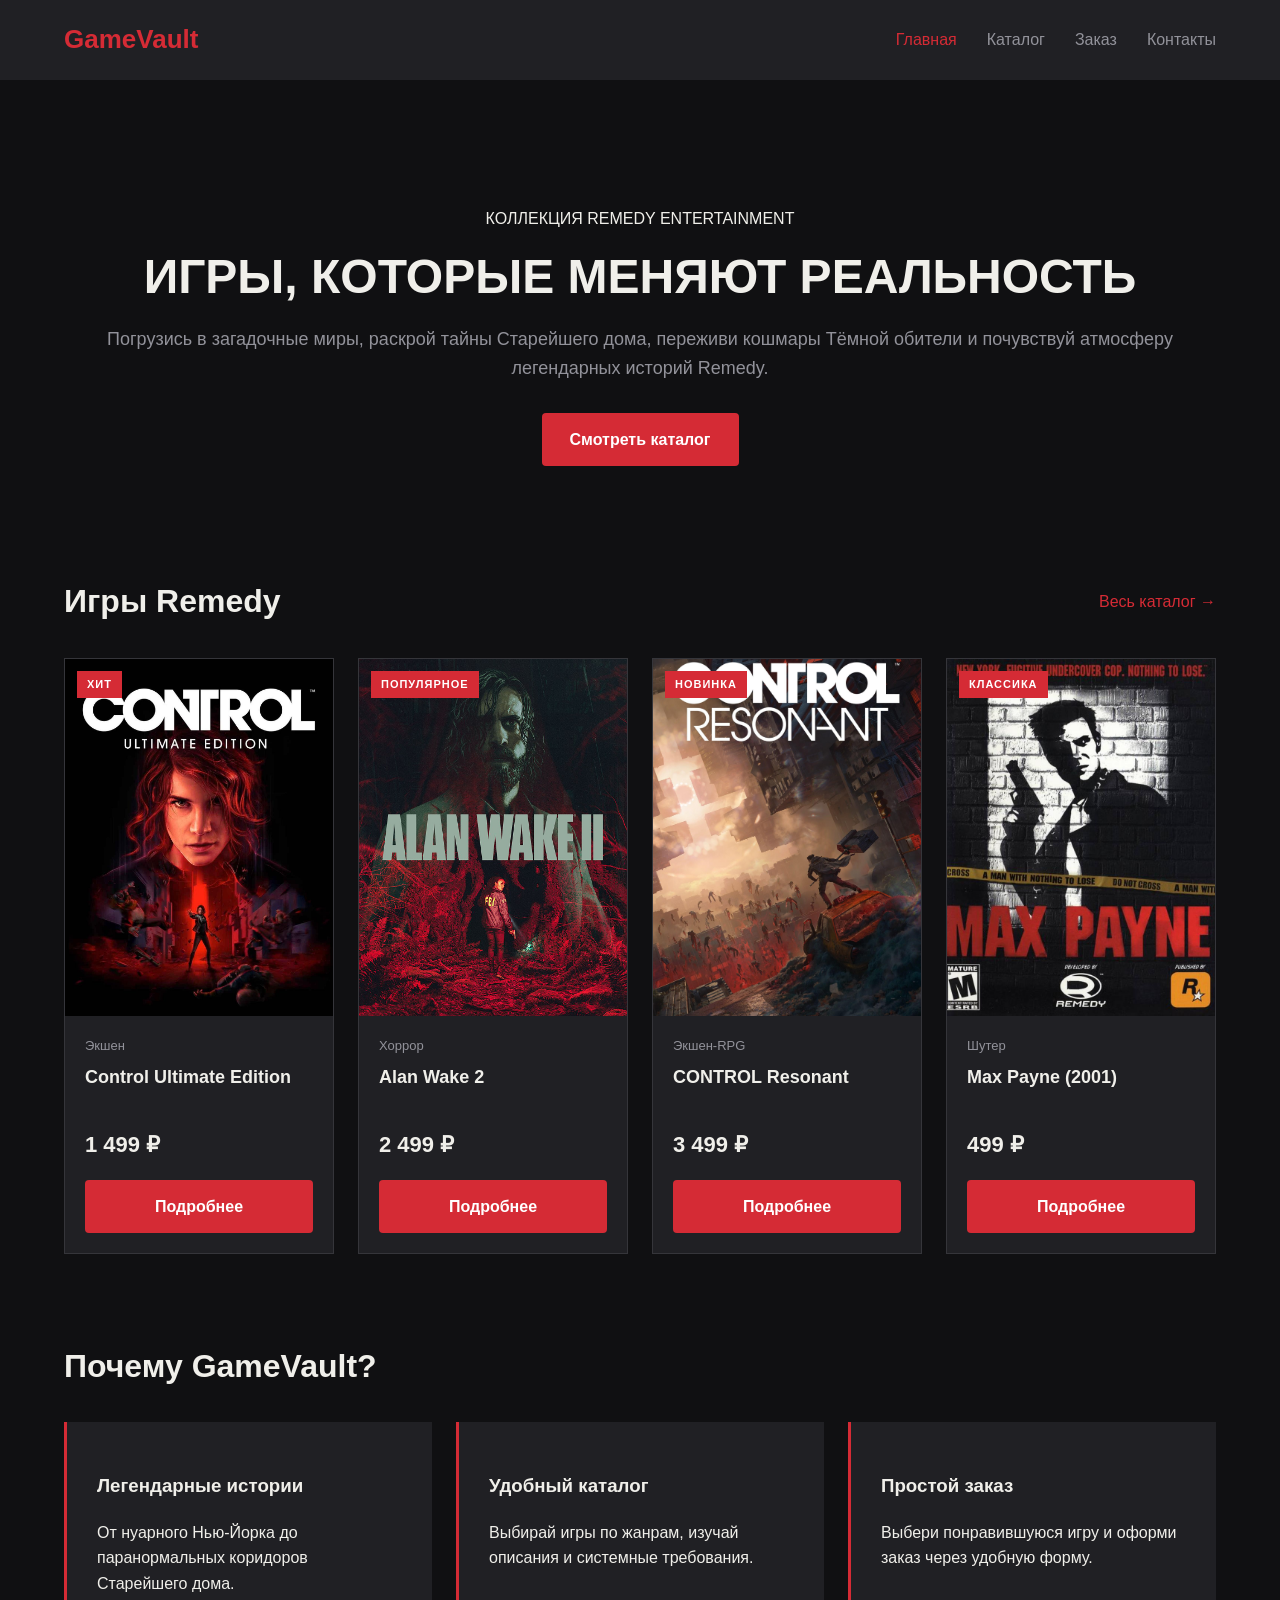
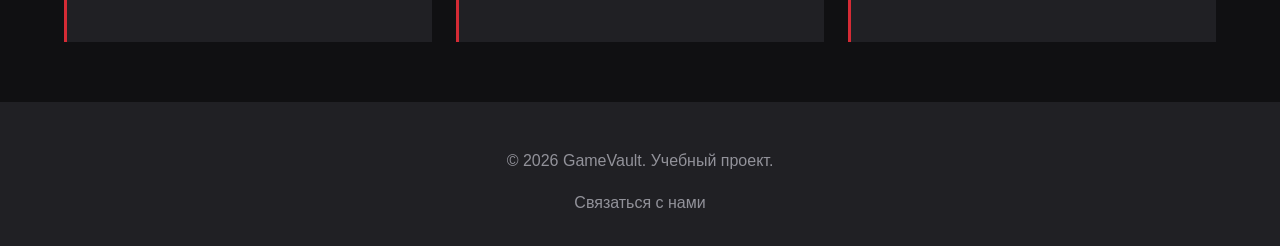
<file: index.html>
<!DOCTYPE html>
<html lang="ru">
<head>
    <meta charset="UTF-8">
    <meta name="viewport" content="width=device-width, initial-scale=1.0">

    <meta name="description"
          content="GameVault — магазин компьютерных игр Remedy Entertainment. Control, Alan Wake 2, CONTROL Resonant и Max Payne.">

    <title>GameVault — Главная</title>

    <link rel="stylesheet" href="css/style.css">
</head>
<body>

    <!-- Шапка сайта -->
    <header class="site-header">
        <div class="container site-header__inner">

            <a href="index.html" class="site-header__logo">
                GameVault
            </a>

            <nav class="site-nav" aria-label="Основная навигация">
                <ul class="site-nav__list">

                    <li class="site-nav__item">
                        <a href="index.html"
                           class="site-nav__link site-nav__link--active"
                           aria-current="page">
                            Главная
                        </a>
                    </li>

                    <li class="site-nav__item">
                        <a href="catalog.html" class="site-nav__link">
                            Каталог
                        </a>
                    </li>

                    <li class="site-nav__item">
                        <a href="order.html" class="site-nav__link">
                            Заказ
                        </a>
                    </li>

                    <li class="site-nav__item">
                        <a href="contacts.html" class="site-nav__link">
                            Контакты
                        </a>
                    </li>

                </ul>
            </nav>

        </div>
    </header>

    <!-- Основное содержимое -->
    <main>

        <!-- Главный баннер -->
        <section class="hero" aria-labelledby="hero-title">
            <div class="container">

                <div class="hero__content">

                    <p class="hero__eyebrow">
                        КОЛЛЕКЦИЯ REMEDY ENTERTAINMENT
                    </p>

                    <h1 class="hero__title" id="hero-title">
                        ИГРЫ, КОТОРЫЕ
                        МЕНЯЮТ РЕАЛЬНОСТЬ
                    </h1>

                    <p class="hero__description">
                        Погрузись в загадочные миры,
                        раскрой тайны Старейшего дома,
                        переживи кошмары Тёмной обители
                        и почувствуй атмосферу
                        легендарных историй Remedy.
                    </p>

                    <a href="catalog.html"
                       class="button button--primary">
                        Смотреть каталог
                    </a>

                </div>

            </div>
        </section>

        <!-- Популярные игры -->
        <section class="featured-products"
                 aria-labelledby="featured-title">

            <div class="container">

                <div class="section-heading">

                    <h2 class="section-title" id="featured-title">
                        Игры Remedy
                    </h2>

                    <a href="catalog.html"
                       class="section-heading__link">
                        Весь каталог →
                    </a>

                </div>

                <div class="product-grid">

                    <!-- Control Ultimate Edition -->
                    <article class="product-card">

                        <span class="product-card__badge">
                            ХИТ
                        </span>

                        <img class="product-card__image"
                             src="images/control.jpg"
                             alt="Обложка Control Ultimate Edition"
                             loading="lazy">

                        <div class="product-card__content">

                            <p class="product-card__genre">
                                Экшен
                            </p>

                            <h3 class="product-card__title">
                                Control Ultimate Edition
                            </h3>

                            <p class="product-card__price">
                                1 499 ₽
                            </p>

                            <a href="product.html"
                               class="button button--primary">
                                Подробнее
                            </a>

                        </div>
                    </article>

                    <!-- Alan Wake 2 -->
                    <article class="product-card">

                        <span class="product-card__badge">
                            ПОПУЛЯРНОЕ
                        </span>

                        <img class="product-card__image"
                             src="images/alan-wake.jpg"
                             alt="Обложка Alan Wake 2"
                             loading="lazy">

                        <div class="product-card__content">

                            <p class="product-card__genre">
                                Хоррор
                            </p>

                            <h3 class="product-card__title">
                                Alan Wake 2
                            </h3>

                            <p class="product-card__price">
                                2 499 ₽
                            </p>

                            <a href="product-alan-wake.html"
                               class="button button--primary">
                                Подробнее
                            </a>

                        </div>
                    </article>

                    <!-- CONTROL Resonant -->
                    <article class="product-card">

                        <span class="product-card__badge">
                            НОВИНКА
                        </span>

                        <img class="product-card__image"
                             src="images/control-resonant.jpg"
                             alt="Обложка CONTROL Resonant"
                             loading="lazy">

                        <div class="product-card__content">

                            <p class="product-card__genre">
                                Экшен-RPG
                            </p>

                            <h3 class="product-card__title">
                                CONTROL Resonant
                            </h3>

                            <p class="product-card__price">
                                3 499 ₽
                            </p>

                            <a href="product-resonant.html"
                               class="button button--primary">
                                Подробнее
                            </a>

                        </div>
                    </article>

                    <!-- Max Payne -->
                    <article class="product-card">

                        <span class="product-card__badge">
                            КЛАССИКА
                        </span>

                        <img class="product-card__image"
                             src="images/max-payne.jpg"
                             alt="Обложка Max Payne 2001 года"
                             loading="lazy">

                        <div class="product-card__content">

                            <p class="product-card__genre">
                                Шутер
                            </p>

                            <h3 class="product-card__title">
                                Max Payne (2001)
                            </h3>

                            <p class="product-card__price">
                                499 ₽
                            </p>

                            <a href="product-max-payne.html"
                               class="button button--primary">
                                Подробнее
                            </a>

                        </div>
                    </article>

                </div>

            </div>
        </section>

        <!-- Преимущества -->
        <section class="advantages"
                 aria-labelledby="advantages-title">

            <div class="container">

                <h2 class="section-title" id="advantages-title">
                    Почему GameVault?
                </h2>

                <div class="advantages__grid">

                    <article class="advantage-card">
                        <h3>Легендарные истории</h3>
                        <p>
                            От нуарного Нью-Йорка до
                            паранормальных коридоров
                            Старейшего дома.
                        </p>
                    </article>

                    <article class="advantage-card">
                        <h3>Удобный каталог</h3>
                        <p>
                            Выбирай игры по жанрам,
                            изучай описания и
                            системные требования.
                        </p>
                    </article>

                    <article class="advantage-card">
                        <h3>Простой заказ</h3>
                        <p>
                            Выбери понравившуюся игру
                            и оформи заказ через
                            удобную форму.
                        </p>
                    </article>

                </div>

            </div>
        </section>

    </main>

    <!-- Подвал -->
    <footer class="site-footer">
        <div class="container">

            <p>© 2026 GameVault. Учебный проект.</p>

            <a href="contacts.html">
                Связаться с нами
            </a>

        </div>
    </footer>

</body>
</html>
</file>
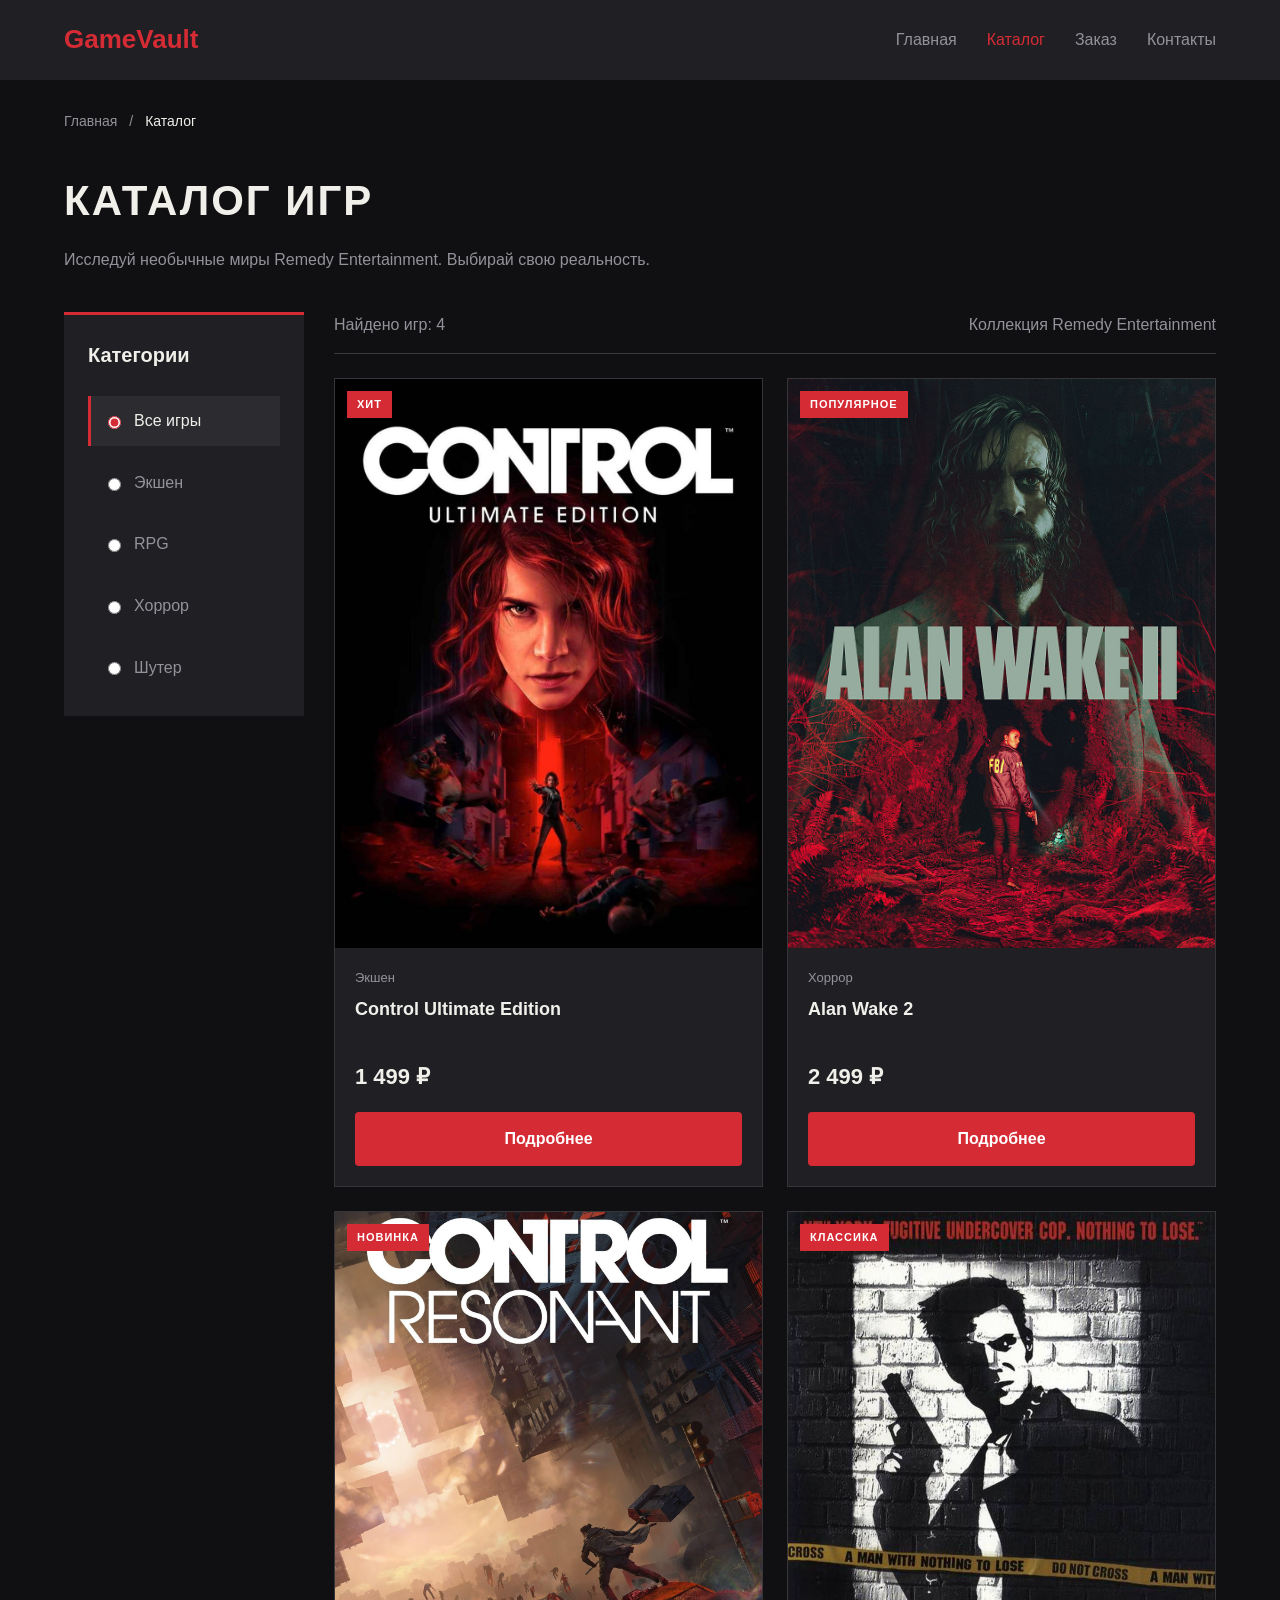
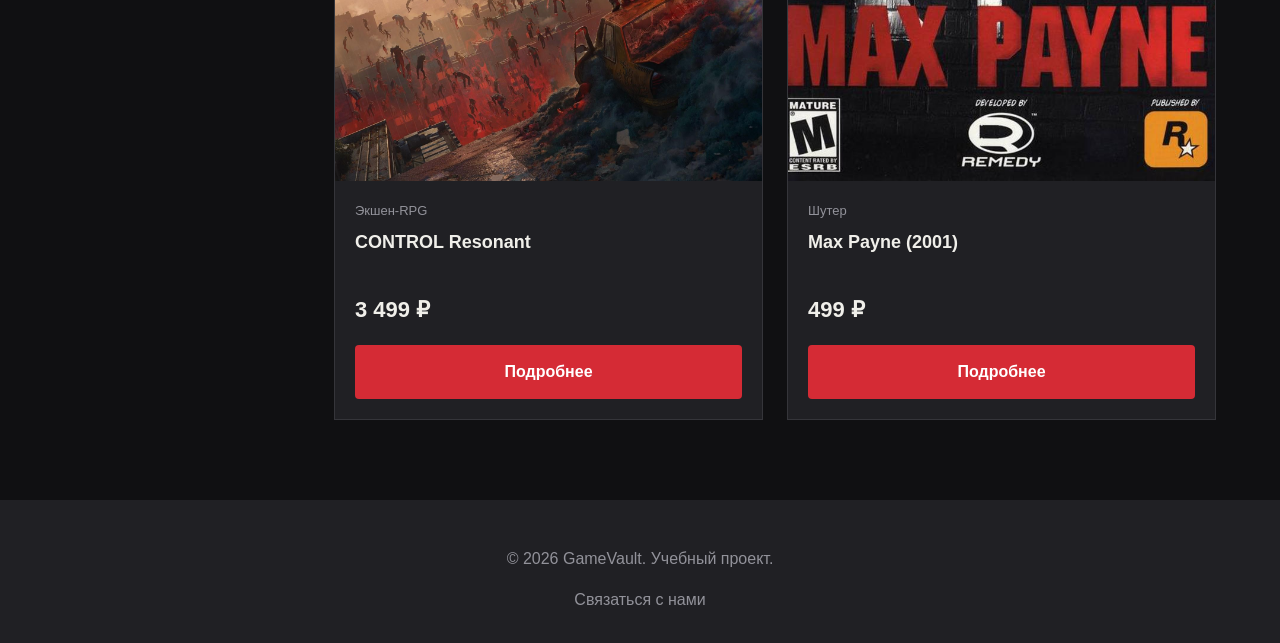
<file: catalog.html>
<!DOCTYPE html>
<html lang="ru">
<head>
    <meta charset="UTF-8">
    <meta name="viewport"
          content="width=device-width, initial-scale=1.0">

    <meta name="description"
          content="Каталог игр Remedy Entertainment в GameVault: Control, Alan Wake 2, CONTROL Resonant и Max Payne.">

    <title>Каталог игр — GameVault</title>

    <link rel="stylesheet" href="css/style.css">
</head>
<body>

    <!-- Шапка сайта -->
    <header class="site-header">
        <div class="container site-header__inner">

            <a href="index.html" class="site-header__logo">
                GameVault
            </a>

            <nav class="site-nav" aria-label="Основная навигация">
                <ul class="site-nav__list">

                    <li class="site-nav__item">
                        <a href="index.html" class="site-nav__link">
                            Главная
                        </a>
                    </li>

                    <li class="site-nav__item">
                        <a href="catalog.html"
                           class="site-nav__link site-nav__link--active"
                           aria-current="page">
                            Каталог
                        </a>
                    </li>

                    <li class="site-nav__item">
                        <a href="order.html" class="site-nav__link">
                            Заказ
                        </a>
                    </li>

                    <li class="site-nav__item">
                        <a href="contacts.html" class="site-nav__link">
                            Контакты
                        </a>
                    </li>

                </ul>
            </nav>
        </div>
    </header>

    <!-- Основное содержимое -->
    <main class="catalog-page">
        <div class="container">

            <!-- Хлебные крошки -->
            <nav class="breadcrumbs" aria-label="Хлебные крошки">
                <a href="index.html">Главная</a>
                <span aria-hidden="true">/</span>
                <span aria-current="page">Каталог</span>
            </nav>

            <section class="catalog" aria-labelledby="catalog-title">

                <div class="catalog__heading">
                    <h1 id="catalog-title">Каталог игр</h1>

                    <p>
                        Исследуй необычные миры Remedy Entertainment.
                        Выбирай свою реальность.
                    </p>
                </div>

                <div class="catalog__layout">

                    <!-- Боковая панель с фильтрами -->
                    <aside class="catalog-filter">

                        <h2 class="catalog-filter__title">
                            Категории
                        </h2>

                        <div class="catalog-filter__options">

                            <label class="catalog-filter__option">
                                <input type="radio"
                                       name="genre"
                                       value="all"
                                       checked>
                                Все игры
                            </label>

                            <label class="catalog-filter__option">
                                <input type="radio"
                                       name="genre"
                                       value="action">
                                Экшен
                            </label>

                            <label class="catalog-filter__option">
                                <input type="radio"
                                       name="genre"
                                       value="rpg">
                                RPG
                            </label>

                            <label class="catalog-filter__option">
                                <input type="radio"
                                       name="genre"
                                       value="horror">
                                Хоррор
                            </label>

                            <label class="catalog-filter__option">
                                <input type="radio"
                                       name="genre"
                                       value="shooter">
                                Шутер
                            </label>

                        </div>
                    </aside>

                    <!-- Список игр -->
                    <div class="catalog__content" id="all-games">

                        <div class="catalog__toolbar">
                            <p>Найдено игр: 4</p>
                            <span>Коллекция Remedy Entertainment</span>
                        </div>

                        <div class="product-grid product-grid--catalog">

                            <!-- Control Ultimate Edition -->
                            <article class="product-card"
                                     id="action"
                                     data-genre="action">

                                <span class="product-card__badge">
                                    ХИТ
                                </span>

                                <img class="product-card__image"
                                     src="images/control.jpg"
                                     alt="Обложка Control Ultimate Edition">

                                <div class="product-card__content">

                                    <p class="product-card__genre">
                                        Экшен
                                    </p>

                                    <h2 class="product-card__title">
                                        Control Ultimate Edition
                                    </h2>

                                    <p class="product-card__price">
                                        1 499 ₽
                                    </p>

                                    <a href="product.html"
                                       class="button button--primary">
                                        Подробнее
                                    </a>

                                </div>
                            </article>

                            <!-- Alan Wake 2 -->
                            <article class="product-card"
                                     id="horror"
                                     data-genre="horror">

                                <span class="product-card__badge">
                                    ПОПУЛЯРНОЕ
                                </span>

                                <img class="product-card__image"
                                     src="images/alan-wake.jpg"
                                     alt="Обложка Alan Wake 2">

                                <div class="product-card__content">

                                    <p class="product-card__genre">
                                        Хоррор
                                    </p>

                                    <h2 class="product-card__title">
                                        Alan Wake 2
                                    </h2>

                                    <p class="product-card__price">
                                        2 499 ₽
                                    </p>

                                    <a href="product-alan-wake.html"
                                       class="button button--primary">
                                        Подробнее
                                    </a>

                                </div>
                            </article>

                            <!-- CONTROL Resonant -->
                            <article class="product-card"
                                     id="rpg"
                                     data-genre="rpg">

                                <span class="product-card__badge">
                                    НОВИНКА
                                </span>

                                <img class="product-card__image"
                                     src="images/control-resonant.jpg"
                                     alt="Обложка CONTROL Resonant">

                                <div class="product-card__content">

                                    <p class="product-card__genre">
                                        Экшен-RPG
                                    </p>

                                    <h2 class="product-card__title">
                                        CONTROL Resonant
                                    </h2>

                                    <p class="product-card__price">
                                        3 499 ₽
                                    </p>

                                    <a href="product-resonant.html"
                                       class="button button--primary">
                                        Подробнее
                                    </a>

                                </div>
                            </article>

                            <!-- Max Payne -->
                            <article class="product-card"
                                     id="shooter"
                                     data-genre="shooter">

                                <span class="product-card__badge">
                                    КЛАССИКА
                                </span>

                                <img class="product-card__image"
                                     src="images/max-payne.jpg"
                                     alt="Обложка Max Payne 2001 года">

                                <div class="product-card__content">

                                    <p class="product-card__genre">
                                        Шутер
                                    </p>

                                    <h2 class="product-card__title">
                                        Max Payne (2001)
                                    </h2>

                                    <p class="product-card__price">
                                        499 ₽
                                    </p>

                                    <a href="product-max-payne.html"
                                       class="button button--primary">
                                        Подробнее
                                    </a>

                                </div>
                            </article>

                        </div>
                    </div>

                </div>
            </section>

        </div>
    </main>

    <!-- Подвал -->
    <footer class="site-footer">
        <div class="container">

            <p>© 2026 GameVault. Учебный проект.</p>

            <a href="contacts.html">
                Связаться с нами
            </a>

        </div>
    </footer>

</body>
</html>
</file>
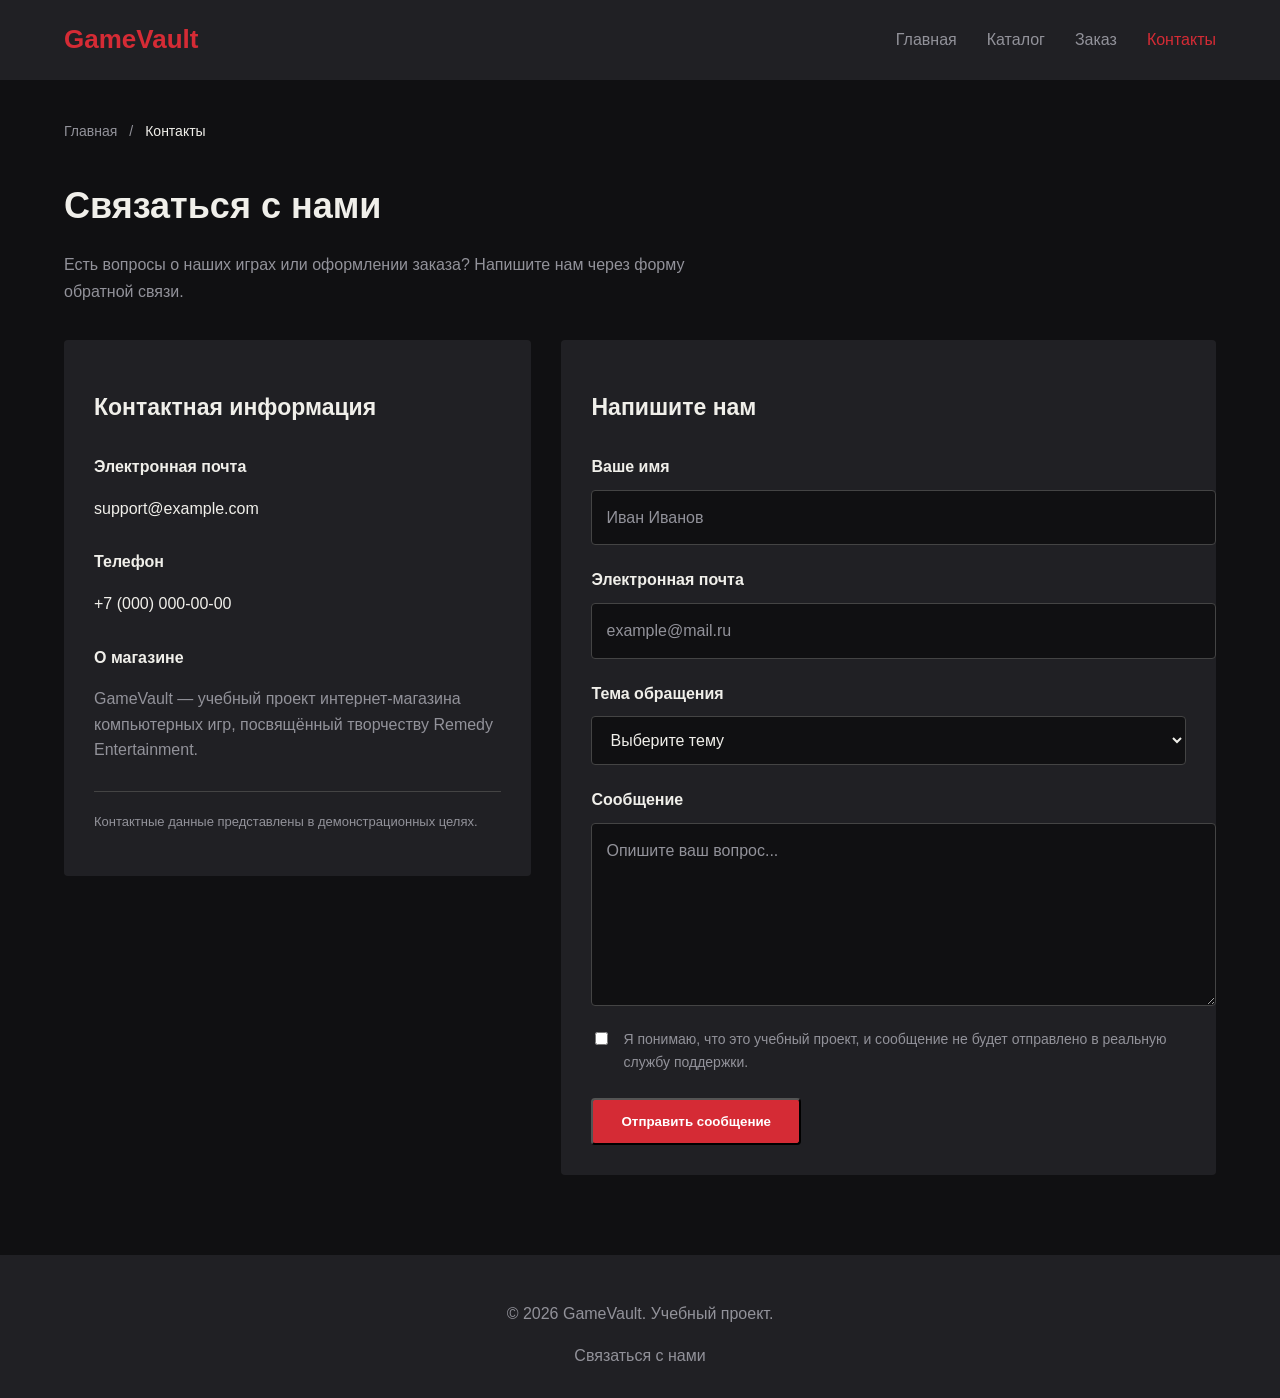
<file: contacts.html>
<!DOCTYPE html>
<html lang="ru">
<head>
    <meta charset="UTF-8">
    <meta name="viewport" content="width=device-width, initial-scale=1.0">

    <meta name="description"
          content="Контакты GameVault. Свяжитесь с нами по вопросам покупки компьютерных игр.">

    <title>Контакты — GameVault</title>

    <link rel="stylesheet" href="css/style.css">
</head>
<body>

    <!-- Шапка сайта -->
    <header class="site-header">
        <div class="container site-header__inner">

            <a href="index.html" class="site-header__logo">
                GameVault
            </a>

            <nav class="site-nav" aria-label="Основная навигация">
                <ul class="site-nav__list">

                    <li class="site-nav__item">
                        <a href="index.html" class="site-nav__link">
                            Главная
                        </a>
                    </li>

                    <li class="site-nav__item">
                        <a href="catalog.html" class="site-nav__link">
                            Каталог
                        </a>
                    </li>

                    <li class="site-nav__item">
                        <a href="order.html" class="site-nav__link">
                            Заказ
                        </a>
                    </li>

                    <li class="site-nav__item">
                        <a href="contacts.html"
                           class="site-nav__link site-nav__link--active"
                           aria-current="page">
                            Контакты
                        </a>
                    </li>

                </ul>
            </nav>

        </div>
    </header>

    <!-- Основное содержимое -->
    <main class="contacts-page">
        <div class="container">

            <!-- Хлебные крошки -->
            <nav class="breadcrumbs" aria-label="Хлебные крошки">
                <a href="index.html">Главная</a>
                <span aria-hidden="true">/</span>
                <span aria-current="page">Контакты</span>
            </nav>

            <section class="contacts-section"
                     aria-labelledby="contacts-title">

                <div class="contacts-section__heading">

                    <h1 id="contacts-title">
                        Связаться с нами
                    </h1>

                    <p>
                        Есть вопросы о наших играх или оформлении
                        заказа? Напишите нам через форму обратной связи.
                    </p>

                </div>

                <div class="contacts-layout">

                    <!-- Контактная информация -->
                    <aside class="contacts-info">

                        <h2>Контактная информация</h2>

                        <div class="contacts-info__item">

                            <h3>Электронная почта</h3>

                            <p>
                                <a href="mailto:support@example.com">
                                    support@example.com
                                </a>
                            </p>

                        </div>

                        <div class="contacts-info__item">

                            <h3>Телефон</h3>

                            <p>
                                <a href="tel:+70000000000">
                                    +7 (000) 000-00-00
                                </a>
                            </p>

                        </div>

                        <div class="contacts-info__item">

                            <h3>О магазине</h3>

                            <p>
                                GameVault — учебный проект
                                интернет-магазина компьютерных игр,
                                посвящённый творчеству
                                Remedy Entertainment.
                            </p>

                        </div>

                        <p class="contacts-info__note">
                            Контактные данные представлены
                            в демонстрационных целях.
                        </p>

                    </aside>

                    <!-- Форма обратной связи -->
                    <form class="contacts-form" id="contacts-form">

                        <h2>Напишите нам</h2>

                        <div class="contacts-form__field">

                            <label for="contact-name">
                                Ваше имя
                            </label>

                            <input type="text"
                                   id="contact-name"
                                   name="name"
                                   placeholder="Иван Иванов"
                                   autocomplete="name"
                                   required>

                        </div>

                        <div class="contacts-form__field">

                            <label for="contact-email">
                                Электронная почта
                            </label>

                            <input type="email"
                                   id="contact-email"
                                   name="email"
                                   placeholder="example@mail.ru"
                                   autocomplete="email"
                                   required>

                        </div>

                        <div class="contacts-form__field">

                            <label for="contact-topic">
                                Тема обращения
                            </label>

                            <select id="contact-topic"
                                    name="topic"
                                    required>

                                <option value="" disabled selected>
                                    Выберите тему
                                </option>

                                <option value="order">
                                    Вопрос по заказу
                                </option>

                                <option value="games">
                                    Вопрос об игре
                                </option>

                                <option value="technical">
                                    Техническая проблема
                                </option>

                                <option value="other">
                                    Другое
                                </option>

                            </select>

                        </div>

                        <div class="contacts-form__field">

                            <label for="contact-message">
                                Сообщение
                            </label>

                            <textarea id="contact-message"
                                      name="message"
                                      rows="6"
                                      placeholder="Опишите ваш вопрос..."
                                      minlength="10"
                                      required></textarea>

                        </div>

                        <label class="contacts-form__agreement">
                            <input type="checkbox"
                                   id="contact-agreement"
                                   required>

                            <span>
                                Я понимаю, что это учебный проект,
                                и сообщение не будет отправлено
                                в реальную службу поддержки.
                            </span>
                        </label>

                        <button type="submit"
                                class="button button--primary">
                            Отправить сообщение
                        </button>

                    </form>

                </div>

            </section>

        </div>
    </main>

    <!-- Модальное окно -->
    <div class="contacts-modal"
         id="contacts-modal"
         hidden>

        <div class="contacts-modal__content"
             role="dialog"
             aria-modal="true"
             aria-labelledby="contacts-modal-title">

            <h2 id="contacts-modal-title">
                Сообщение принято!
            </h2>

            <p id="contacts-modal-message">
                Ваше демонстрационное сообщение успешно обработано.
            </p>

            <button type="button"
                    id="contacts-modal-close"
                    class="button button--primary">
                Закрыть
            </button>

        </div>

    </div>

    <!-- Подвал -->
    <footer class="site-footer">
        <div class="container">

            <p>© 2026 GameVault. Учебный проект.</p>

            <a href="contacts.html">
                Связаться с нами
            </a>

        </div>
    </footer>

    <!-- Демонстрационная работа формы -->
    <script>
        const contactsForm = document.getElementById("contacts-form");
        const contactsModal = document.getElementById("contacts-modal");
        const contactsModalMessage = document.getElementById(
            "contacts-modal-message"
        );
        const contactsModalClose = document.getElementById(
            "contacts-modal-close"
        );

        contactsForm.addEventListener("submit", function(event) {
            event.preventDefault();

            if (!contactsForm.reportValidity()) {
                return;
            }

            const customerName = document
                .getElementById("contact-name")
                .value.trim();

            contactsModalMessage.textContent =
                customerName +
                ", ваше демонстрационное сообщение принято! " +
                "В реальную службу поддержки оно не отправляется.";

            contactsModal.hidden = false;
            contactsModalClose.focus();

            contactsForm.reset();
        });

        function closeContactsModal() {
            contactsModal.hidden = true;
        }

        contactsModalClose.addEventListener(
            "click",
            closeContactsModal
        );

        contactsModal.addEventListener("click", function(event) {
            if (event.target === contactsModal) {
                closeContactsModal();
            }
        });

        document.addEventListener("keydown", function(event) {
            if (event.key === "Escape" && !contactsModal.hidden) {
                closeContactsModal();
            }
        });
    </script>

</body>
</html>
</file>
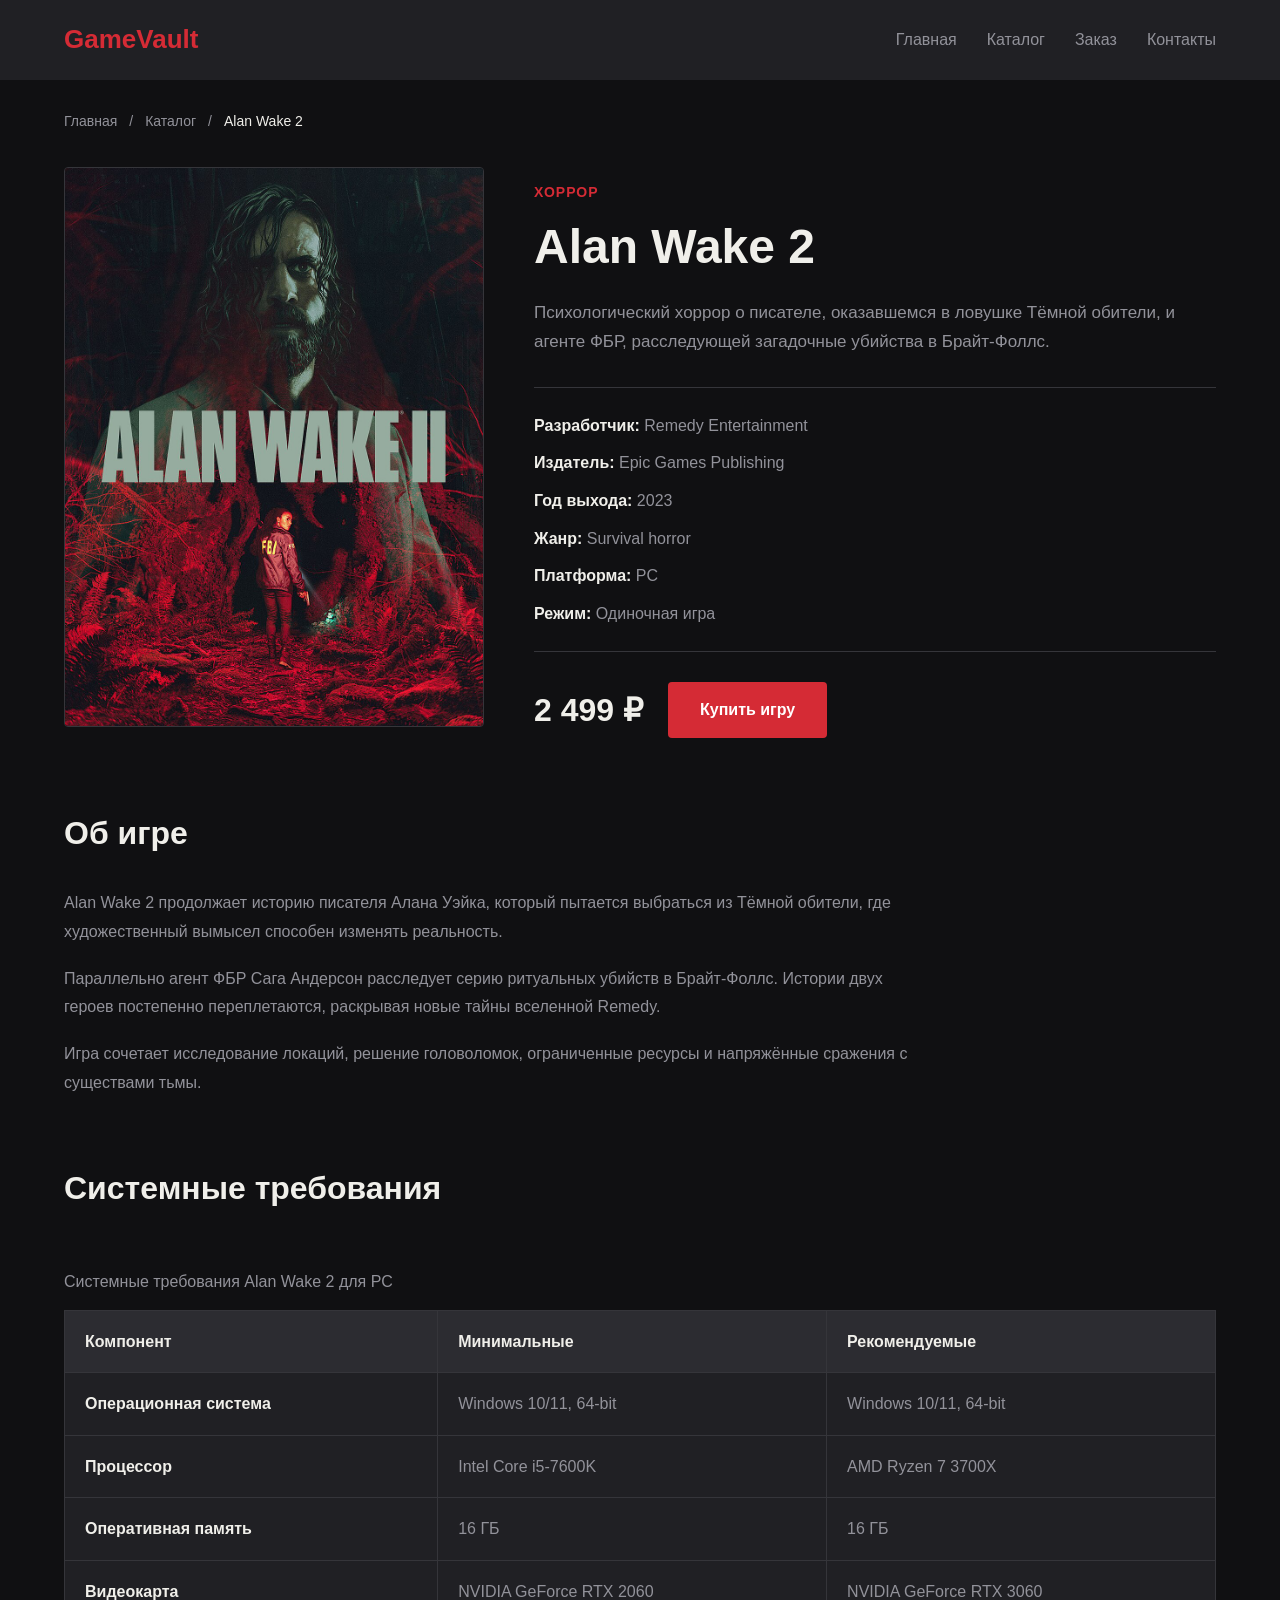
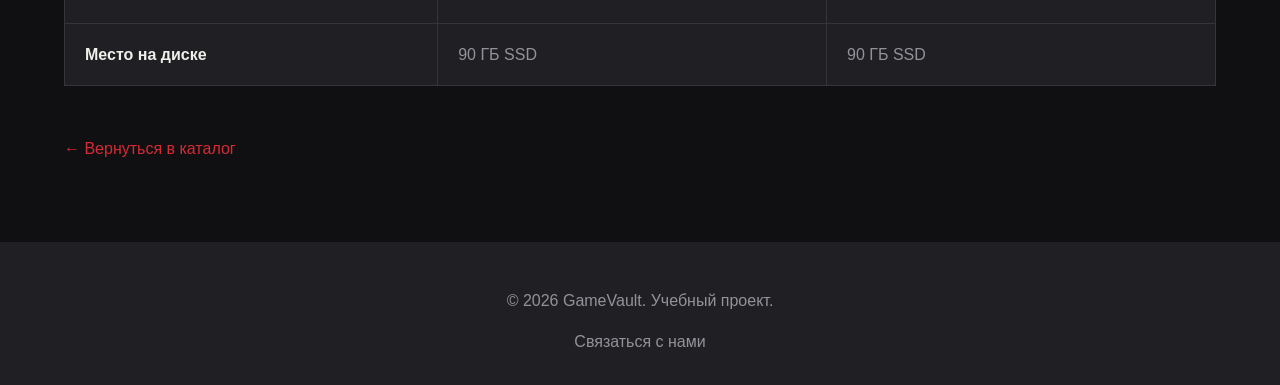
<file: product-alan-wake.html>
<!DOCTYPE html>
<html lang="ru">
<head>
    <meta charset="UTF-8">
    <meta name="viewport" content="width=device-width, initial-scale=1.0">
    <meta name="description"
          content="Alan Wake 2 — описание и системные требования в GameVault.">
    <title>Alan Wake 2 — GameVault</title>
    <link rel="stylesheet" href="css/style.css">
</head>
<body>

    <header class="site-header">
        <div class="container site-header__inner">
            <a href="index.html" class="site-header__logo">GameVault</a>

            <nav class="site-nav" aria-label="Основная навигация">
                <ul class="site-nav__list">
                    <li class="site-nav__item">
                        <a href="index.html" class="site-nav__link">Главная</a>
                    </li>
                    <li class="site-nav__item">
                        <a href="catalog.html" class="site-nav__link">Каталог</a>
                    </li>
                    <li class="site-nav__item">
                        <a href="order.html" class="site-nav__link">Заказ</a>
                    </li>
                    <li class="site-nav__item">
                        <a href="contacts.html" class="site-nav__link">Контакты</a>
                    </li>
                </ul>
            </nav>
        </div>
    </header>

    <main class="product-page">
        <div class="container">

            <nav class="breadcrumbs" aria-label="Хлебные крошки">
                <a href="index.html">Главная</a>
                <span aria-hidden="true">/</span>
                <a href="catalog.html">Каталог</a>
                <span aria-hidden="true">/</span>
                <span aria-current="page">Alan Wake 2</span>
            </nav>

            <section class="product-detail"
                     aria-labelledby="product-title">

                <div class="product-detail__image-wrap">
                    <img class="product-detail__image"
                         src="images/alan-wake.jpg"
                         alt="Обложка Alan Wake 2">
                </div>

                <div class="product-detail__info">
                    <p class="product-detail__genre">Хоррор</p>

                    <h1 class="product-detail__title" id="product-title">
                        Alan Wake 2
                    </h1>

                    <p class="product-detail__description">
                        Психологический хоррор о писателе,
                        оказавшемся в ловушке Тёмной обители,
                        и агенте ФБР, расследующей
                        загадочные убийства в Брайт-Фоллс.
                    </p>

                    <div class="product-detail__features">
                        <p><strong>Разработчик:</strong> Remedy Entertainment</p>
                        <p><strong>Издатель:</strong> Epic Games Publishing</p>
                        <p><strong>Год выхода:</strong> 2023</p>
                        <p><strong>Жанр:</strong> Survival horror</p>
                        <p><strong>Платформа:</strong> PC</p>
                        <p><strong>Режим:</strong> Одиночная игра</p>
                    </div>

                    <div class="product-detail__purchase">
                        <p class="product-detail__price">2 499 ₽</p>

                        <a href="order.html?game=alan-wake"
                           class="button button--primary">
                            Купить игру
                        </a>
                    </div>
                </div>
            </section>

            <section class="product-description"
                     aria-labelledby="description-title">
                <h2 class="section-title" id="description-title">
                    Об игре
                </h2>

                <p>
                    Alan Wake 2 продолжает историю писателя Алана Уэйка,
                    который пытается выбраться из Тёмной обители,
                    где художественный вымысел способен
                    изменять реальность.
                </p>

                <p>
                    Параллельно агент ФБР Сага Андерсон расследует
                    серию ритуальных убийств в Брайт-Фоллс.
                    Истории двух героев постепенно переплетаются,
                    раскрывая новые тайны вселенной Remedy.
                </p>

                <p>
                    Игра сочетает исследование локаций,
                    решение головоломок, ограниченные ресурсы
                    и напряжённые сражения с существами тьмы.
                </p>
            </section>

            <section class="system-requirements"
                     aria-labelledby="requirements-title">
                <h2 class="section-title" id="requirements-title">
                    Системные требования
                </h2>

                <div class="table-wrapper">
                    <table class="requirements-table">
                        <caption>
                            Системные требования Alan Wake 2 для PC
                        </caption>

                        <thead>
                            <tr>
                                <th scope="col">Компонент</th>
                                <th scope="col">Минимальные</th>
                                <th scope="col">Рекомендуемые</th>
                            </tr>
                        </thead>

                        <tbody>
                            <tr>
                                <th scope="row">Операционная система</th>
                                <td>Windows 10/11, 64-bit</td>
                                <td>Windows 10/11, 64-bit</td>
                            </tr>
                            <tr>
                                <th scope="row">Процессор</th>
                                <td>Intel Core i5-7600K</td>
                                <td>AMD Ryzen 7 3700X</td>
                            </tr>
                            <tr>
                                <th scope="row">Оперативная память</th>
                                <td>16 ГБ</td>
                                <td>16 ГБ</td>
                            </tr>
                            <tr>
                                <th scope="row">Видеокарта</th>
                                <td>NVIDIA GeForce RTX 2060</td>
                                <td>NVIDIA GeForce RTX 3060</td>
                            </tr>
                            <tr>
                                <th scope="row">Место на диске</th>
                                <td>90 ГБ SSD</td>
                                <td>90 ГБ SSD</td>
                            </tr>
                        </tbody>
                    </table>
                </div>
            </section>

            <div class="product-page__back">
                <a href="catalog.html" class="section-heading__link">
                    ← Вернуться в каталог
                </a>
            </div>

        </div>
    </main>

    <footer class="site-footer">
        <div class="container">
            <p>© 2026 GameVault. Учебный проект.</p>
            <a href="contacts.html">Связаться с нами</a>
        </div>
    </footer>

</body>
</html>
</file>
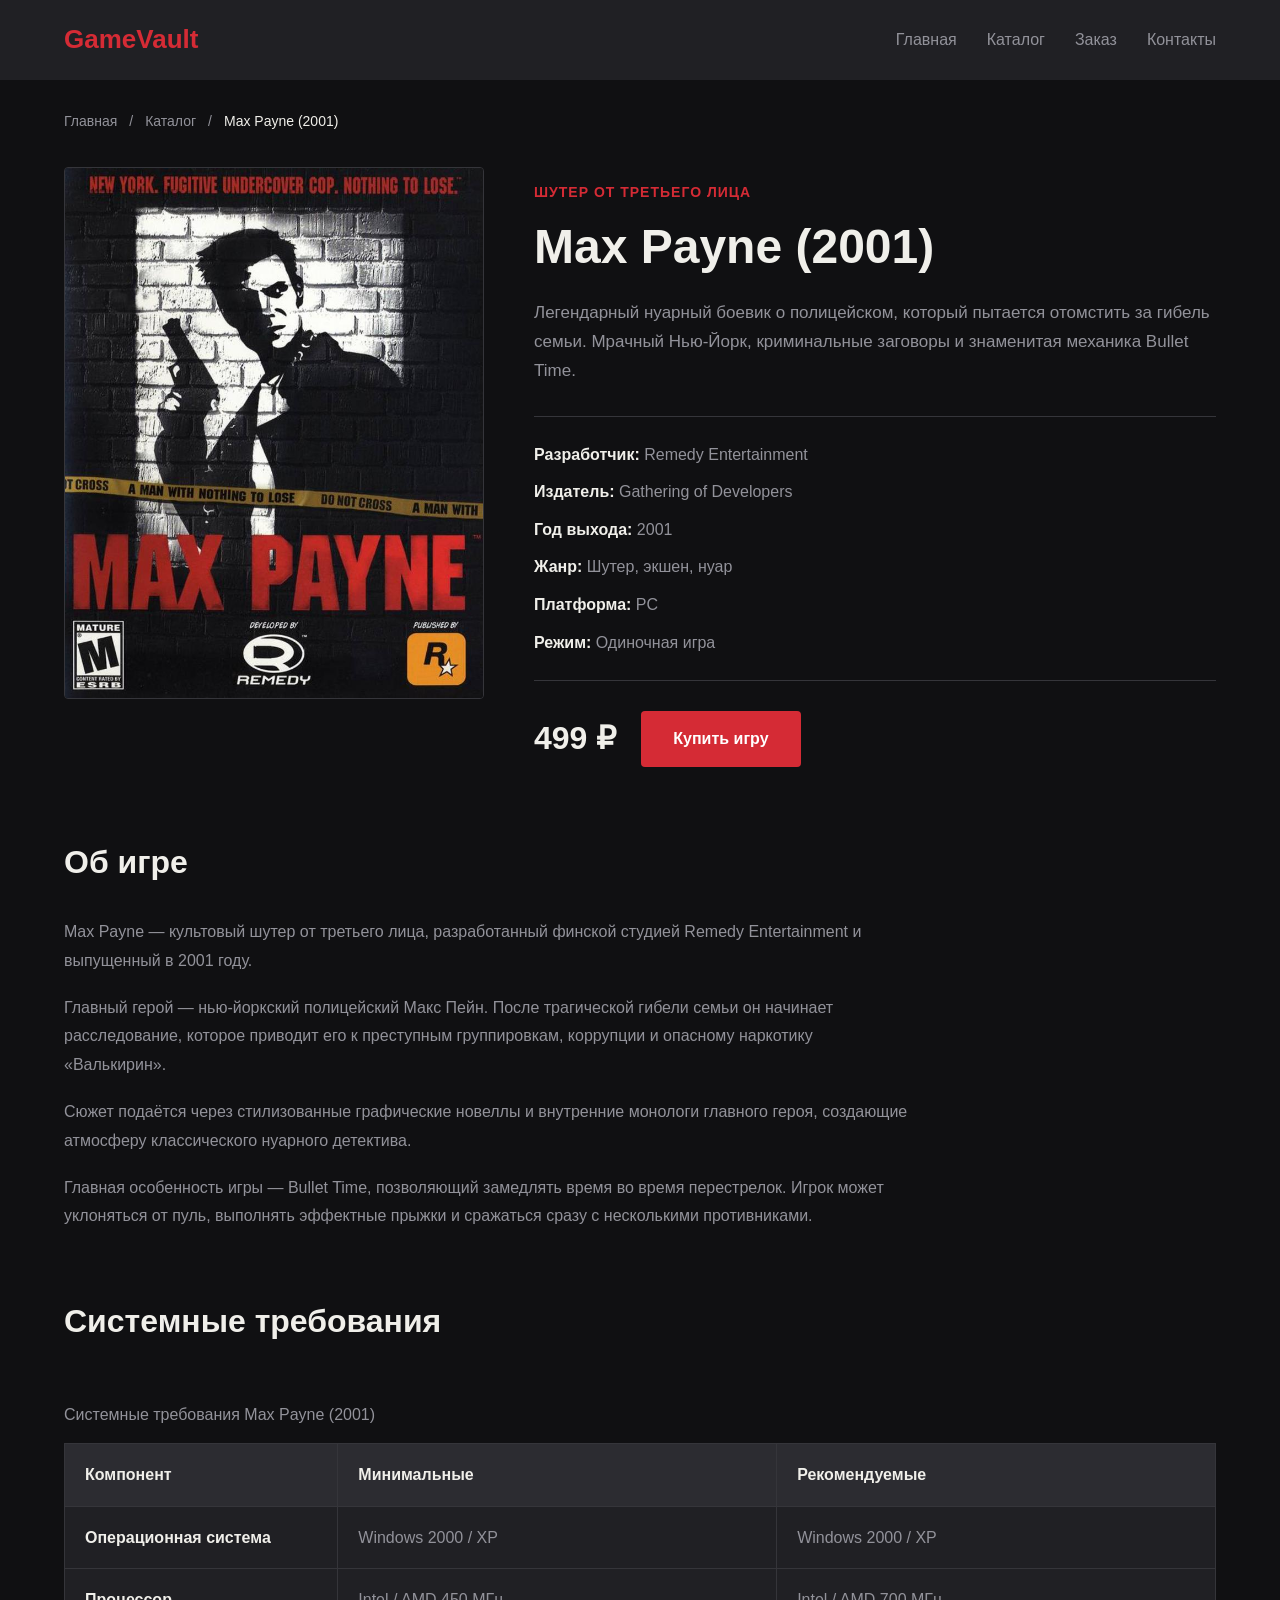
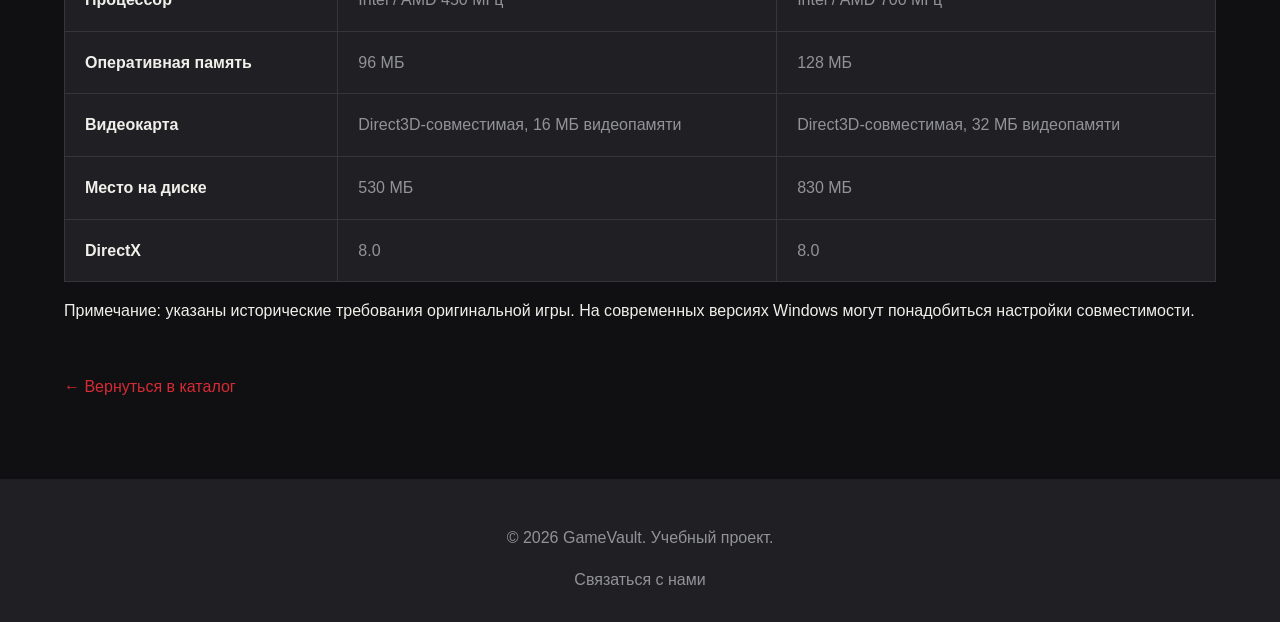
<file: product-max-payne.html>
<!DOCTYPE html>
<html lang="ru">
<head>
    <meta charset="UTF-8">
    <meta name="viewport" content="width=device-width, initial-scale=1.0">
    <meta name="description"
          content="Max Payne (2001) — описание, цена и системные требования в GameVault.">
    <title>Max Payne (2001) — GameVault</title>
    <link rel="stylesheet" href="css/style.css">
</head>
<body>

    <header class="site-header">
        <div class="container site-header__inner">
            <a href="index.html" class="site-header__logo">
                GameVault
            </a>

            <nav class="site-nav" aria-label="Основная навигация">
                <ul class="site-nav__list">
                    <li class="site-nav__item">
                        <a href="index.html" class="site-nav__link">Главная</a>
                    </li>
                    <li class="site-nav__item">
                        <a href="catalog.html" class="site-nav__link">Каталог</a>
                    </li>
                    <li class="site-nav__item">
                        <a href="order.html" class="site-nav__link">Заказ</a>
                    </li>
                    <li class="site-nav__item">
                        <a href="contacts.html" class="site-nav__link">Контакты</a>
                    </li>
                </ul>
            </nav>
        </div>
    </header>

    <main class="product-page">
        <div class="container">

            <nav class="breadcrumbs" aria-label="Хлебные крошки">
                <a href="index.html">Главная</a>
                <span aria-hidden="true">/</span>
                <a href="catalog.html">Каталог</a>
                <span aria-hidden="true">/</span>
                <span aria-current="page">Max Payne (2001)</span>
            </nav>

            <section class="product-detail"
                     aria-labelledby="product-title">

                <div class="product-detail__image-wrap">
                    <img class="product-detail__image"
                         src="images/max-payne.jpg"
                         alt="Обложка Max Payne 2001 года">
                </div>

                <div class="product-detail__info">
                    <p class="product-detail__genre">
                        Шутер от третьего лица
                    </p>

                    <h1 class="product-detail__title" id="product-title">
                        Max Payne (2001)
                    </h1>

                    <p class="product-detail__description">
                        Легендарный нуарный боевик о полицейском,
                        который пытается отомстить за гибель семьи.
                        Мрачный Нью-Йорк, криминальные заговоры
                        и знаменитая механика Bullet Time.
                    </p>

                    <div class="product-detail__features">
                        <p><strong>Разработчик:</strong> Remedy Entertainment</p>
                        <p><strong>Издатель:</strong> Gathering of Developers</p>
                        <p><strong>Год выхода:</strong> 2001</p>
                        <p><strong>Жанр:</strong> Шутер, экшен, нуар</p>
                        <p><strong>Платформа:</strong> PC</p>
                        <p><strong>Режим:</strong> Одиночная игра</p>
                    </div>

                    <div class="product-detail__purchase">
                        <p class="product-detail__price">499 ₽</p>

                        <a href="order.html?game=max-payne"
                           class="button button--primary">
                            Купить игру
                        </a>
                    </div>
                </div>
            </section>

            <section class="product-description"
                     aria-labelledby="description-title">
                <h2 class="section-title" id="description-title">
                    Об игре
                </h2>

                <p>
                    Max Payne — культовый шутер от третьего лица,
                    разработанный финской студией
                    Remedy Entertainment и выпущенный в 2001 году.
                </p>

                <p>
                    Главный герой — нью-йоркский полицейский
                    Макс Пейн. После трагической гибели семьи
                    он начинает расследование, которое приводит
                    его к преступным группировкам,
                    коррупции и опасному наркотику «Валькирин».
                </p>

                <p>
                    Сюжет подаётся через стилизованные
                    графические новеллы и внутренние монологи
                    главного героя, создающие атмосферу
                    классического нуарного детектива.
                </p>

                <p>
                    Главная особенность игры — Bullet Time,
                    позволяющий замедлять время во время
                    перестрелок. Игрок может уклоняться от пуль,
                    выполнять эффектные прыжки
                    и сражаться сразу с несколькими противниками.
                </p>
            </section>

            <section class="system-requirements"
                     aria-labelledby="requirements-title">
                <h2 class="section-title" id="requirements-title">
                    Системные требования
                </h2>

                <div class="table-wrapper">
                    <table class="requirements-table">
                        <caption>
                            Системные требования Max Payne (2001)
                        </caption>

                        <thead>
                            <tr>
                                <th scope="col">Компонент</th>
                                <th scope="col">Минимальные</th>
                                <th scope="col">Рекомендуемые</th>
                            </tr>
                        </thead>

                        <tbody>
                            <tr>
                                <th scope="row">Операционная система</th>
                                <td>Windows 2000 / XP</td>
                                <td>Windows 2000 / XP</td>
                            </tr>
                            <tr>
                                <th scope="row">Процессор</th>
                                <td>Intel / AMD 450 МГц</td>
                                <td>Intel / AMD 700 МГц</td>
                            </tr>
                            <tr>
                                <th scope="row">Оперативная память</th>
                                <td>96 МБ</td>
                                <td>128 МБ</td>
                            </tr>
                            <tr>
                                <th scope="row">Видеокарта</th>
                                <td>
                                    Direct3D-совместимая,
                                    16 МБ видеопамяти
                                </td>
                                <td>
                                    Direct3D-совместимая,
                                    32 МБ видеопамяти
                                </td>
                            </tr>
                            <tr>
                                <th scope="row">Место на диске</th>
                                <td>530 МБ</td>
                                <td>830 МБ</td>
                            </tr>
                            <tr>
                                <th scope="row">DirectX</th>
                                <td>8.0</td>
                                <td>8.0</td>
                            </tr>
                        </tbody>
                    </table>
                </div>

                <p>
                    Примечание: указаны исторические требования
                    оригинальной игры. На современных версиях
                    Windows могут понадобиться настройки
                    совместимости.
                </p>
            </section>

            <div class="product-page__back">
                <a href="catalog.html" class="section-heading__link">
                    ← Вернуться в каталог
                </a>
            </div>

        </div>
    </main>

    <footer class="site-footer">
        <div class="container">
            <p>© 2026 GameVault. Учебный проект.</p>
            <a href="contacts.html">Связаться с нами</a>
        </div>
    </footer>

</body>
</html>
</file>
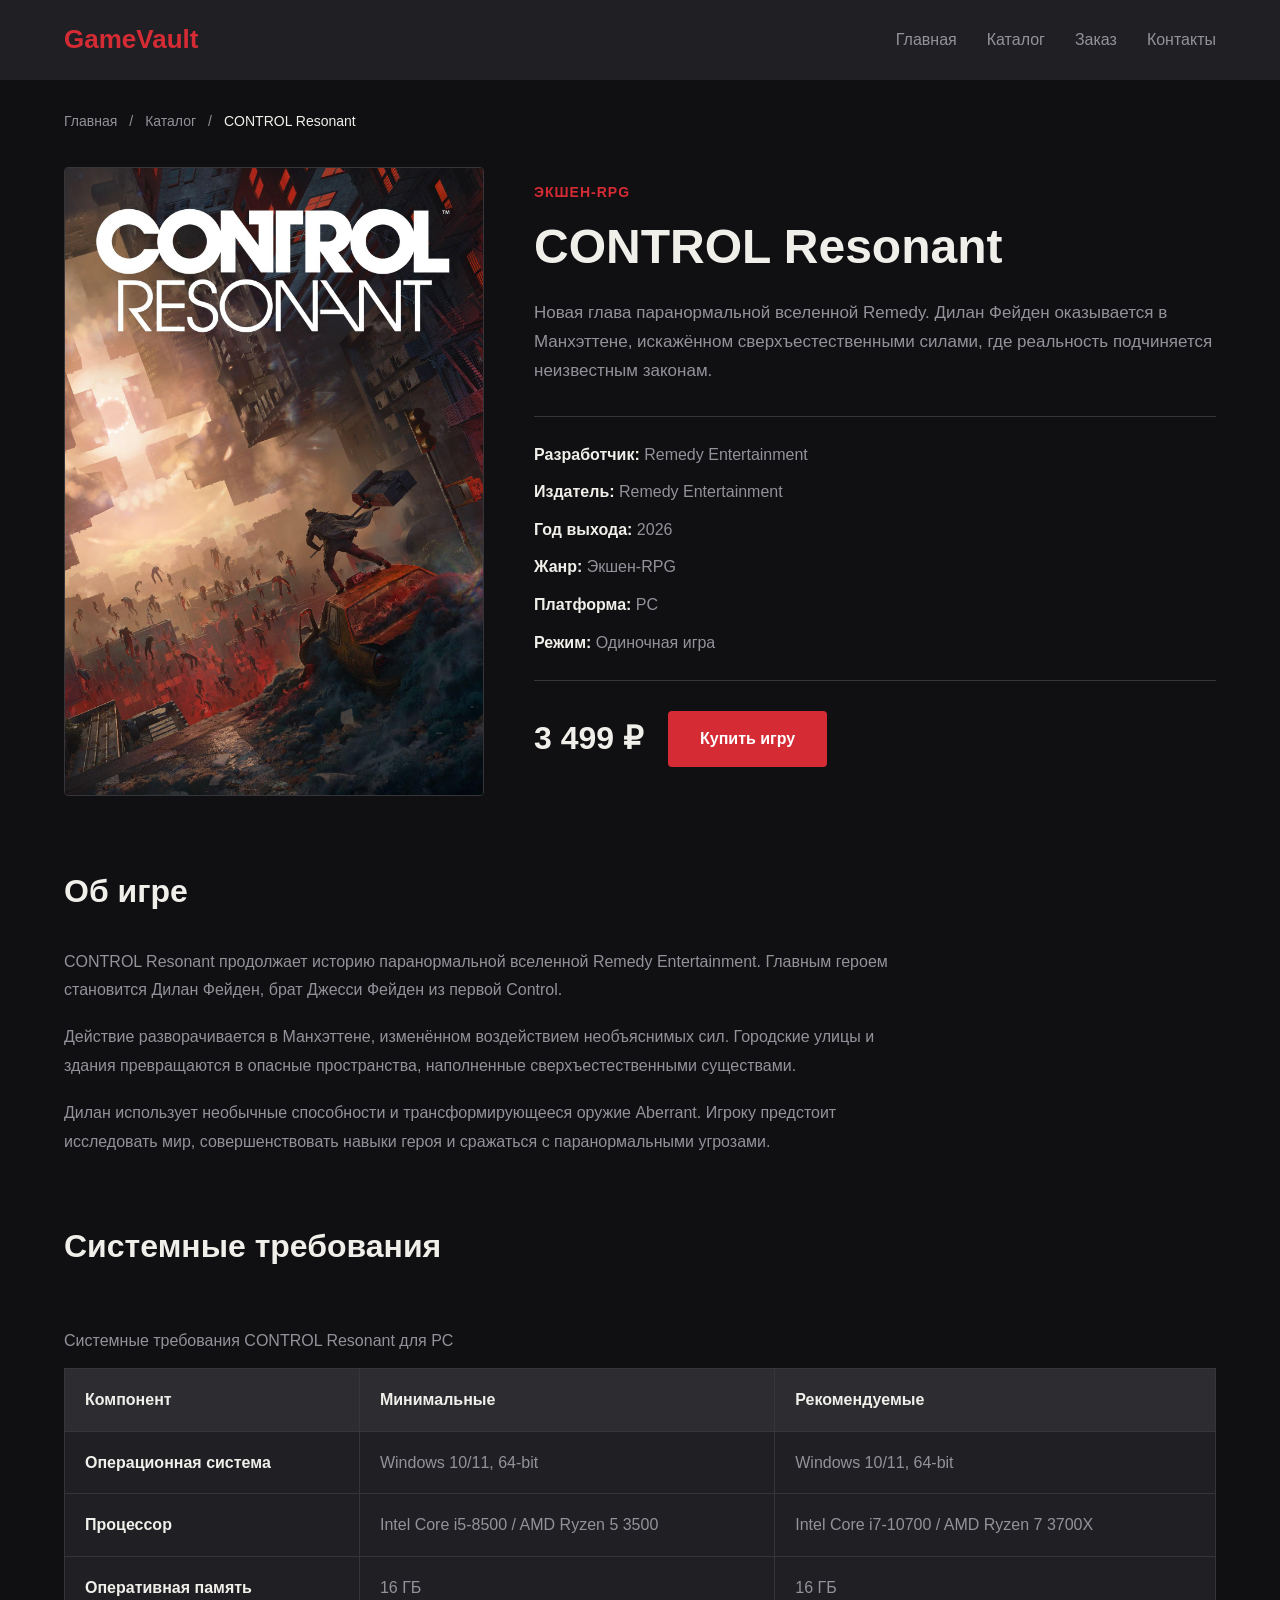
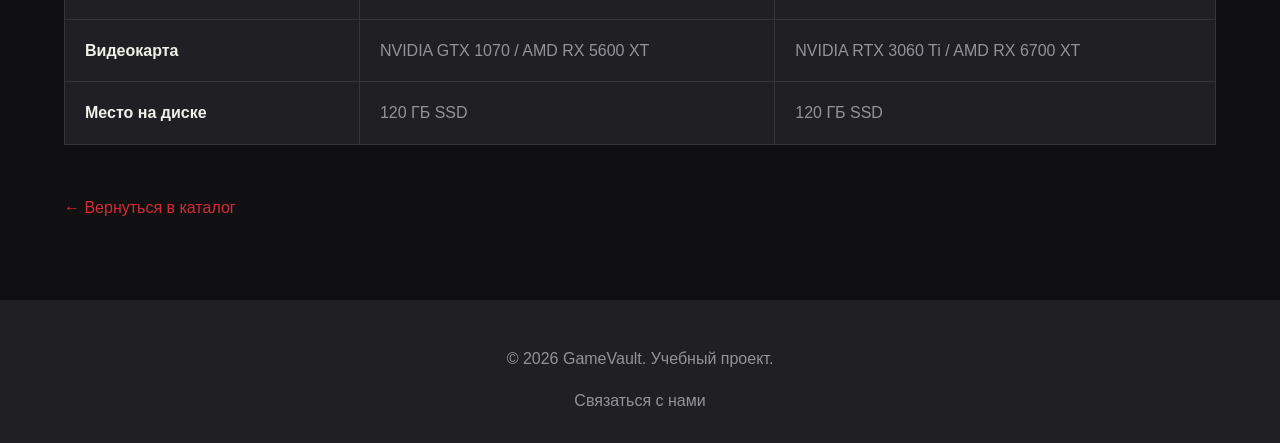
<file: product-resonant.html>
<!DOCTYPE html>
<html lang="ru">
<head>
    <meta charset="UTF-8">
    <meta name="viewport" content="width=device-width, initial-scale=1.0">
    <meta name="description"
          content="CONTROL Resonant — описание, цена и системные требования в GameVault.">
    <title>CONTROL Resonant — GameVault</title>
    <link rel="stylesheet" href="css/style.css">
</head>
<body>

    <header class="site-header">
        <div class="container site-header__inner">
            <a href="index.html" class="site-header__logo">
                GameVault
            </a>

            <nav class="site-nav" aria-label="Основная навигация">
                <ul class="site-nav__list">
                    <li class="site-nav__item">
                        <a href="index.html" class="site-nav__link">Главная</a>
                    </li>
                    <li class="site-nav__item">
                        <a href="catalog.html" class="site-nav__link">Каталог</a>
                    </li>
                    <li class="site-nav__item">
                        <a href="order.html" class="site-nav__link">Заказ</a>
                    </li>
                    <li class="site-nav__item">
                        <a href="contacts.html" class="site-nav__link">Контакты</a>
                    </li>
                </ul>
            </nav>
        </div>
    </header>

    <main class="product-page">
        <div class="container">

            <nav class="breadcrumbs" aria-label="Хлебные крошки">
                <a href="index.html">Главная</a>
                <span aria-hidden="true">/</span>
                <a href="catalog.html">Каталог</a>
                <span aria-hidden="true">/</span>
                <span aria-current="page">CONTROL Resonant</span>
            </nav>

            <section class="product-detail"
                     aria-labelledby="product-title">

                <div class="product-detail__image-wrap">
                    <img class="product-detail__image"
                         src="images/control-resonant.jpg"
                         alt="Обложка CONTROL Resonant">
                </div>

                <div class="product-detail__info">
                    <p class="product-detail__genre">Экшен-RPG</p>

                    <h1 class="product-detail__title" id="product-title">
                        CONTROL Resonant
                    </h1>

                    <p class="product-detail__description">
                        Новая глава паранормальной вселенной Remedy.
                        Дилан Фейден оказывается в Манхэттене,
                        искажённом сверхъестественными силами,
                        где реальность подчиняется неизвестным законам.
                    </p>

                    <div class="product-detail__features">
                        <p><strong>Разработчик:</strong> Remedy Entertainment</p>
                        <p><strong>Издатель:</strong> Remedy Entertainment</p>
                        <p><strong>Год выхода:</strong> 2026</p>
                        <p><strong>Жанр:</strong> Экшен-RPG</p>
                        <p><strong>Платформа:</strong> PC</p>
                        <p><strong>Режим:</strong> Одиночная игра</p>
                    </div>

                    <div class="product-detail__purchase">
                        <p class="product-detail__price">3 499 ₽</p>

                        <a href="order.html?game=resonant"
                           class="button button--primary">
                            Купить игру
                        </a>
                    </div>
                </div>
            </section>

            <section class="product-description"
                     aria-labelledby="description-title">
                <h2 class="section-title" id="description-title">
                    Об игре
                </h2>

                <p>
                    CONTROL Resonant продолжает историю
                    паранормальной вселенной Remedy Entertainment.
                    Главным героем становится Дилан Фейден,
                    брат Джесси Фейден из первой Control.
                </p>

                <p>
                    Действие разворачивается в Манхэттене,
                    изменённом воздействием необъяснимых сил.
                    Городские улицы и здания превращаются
                    в опасные пространства, наполненные
                    сверхъестественными существами.
                </p>

                <p>
                    Дилан использует необычные способности
                    и трансформирующееся оружие Aberrant.
                    Игроку предстоит исследовать мир,
                    совершенствовать навыки героя
                    и сражаться с паранормальными угрозами.
                </p>
            </section>

            <section class="system-requirements"
                     aria-labelledby="requirements-title">
                <h2 class="section-title" id="requirements-title">
                    Системные требования
                </h2>

                <div class="table-wrapper">
                    <table class="requirements-table">
                        <caption>
                            Системные требования CONTROL Resonant для PC
                        </caption>

                        <thead>
                            <tr>
                                <th scope="col">Компонент</th>
                                <th scope="col">Минимальные</th>
                                <th scope="col">Рекомендуемые</th>
                            </tr>
                        </thead>

                        <tbody>
                            <tr>
                                <th scope="row">Операционная система</th>
                                <td>Windows 10/11, 64-bit</td>
                                <td>Windows 10/11, 64-bit</td>
                            </tr>
                            <tr>
                                <th scope="row">Процессор</th>
                                <td>
                                    Intel Core i5-8500 /
                                    AMD Ryzen 5 3500
                                </td>
                                <td>
                                    Intel Core i7-10700 /
                                    AMD Ryzen 7 3700X
                                </td>
                            </tr>
                            <tr>
                                <th scope="row">Оперативная память</th>
                                <td>16 ГБ</td>
                                <td>16 ГБ</td>
                            </tr>
                            <tr>
                                <th scope="row">Видеокарта</th>
                                <td>
                                    NVIDIA GTX 1070 /
                                    AMD RX 5600 XT
                                </td>
                                <td>
                                    NVIDIA RTX 3060 Ti /
                                    AMD RX 6700 XT
                                </td>
                            </tr>
                            <tr>
                                <th scope="row">Место на диске</th>
                                <td>120 ГБ SSD</td>
                                <td>120 ГБ SSD</td>
                            </tr>
                        </tbody>
                    </table>
                </div>
            </section>

            <div class="product-page__back">
                <a href="catalog.html" class="section-heading__link">
                    ← Вернуться в каталог
                </a>
            </div>

        </div>
    </main>

    <footer class="site-footer">
        <div class="container">
            <p>© 2026 GameVault. Учебный проект.</p>
            <a href="contacts.html">Связаться с нами</a>
        </div>
    </footer>

</body>
</html>
</file>
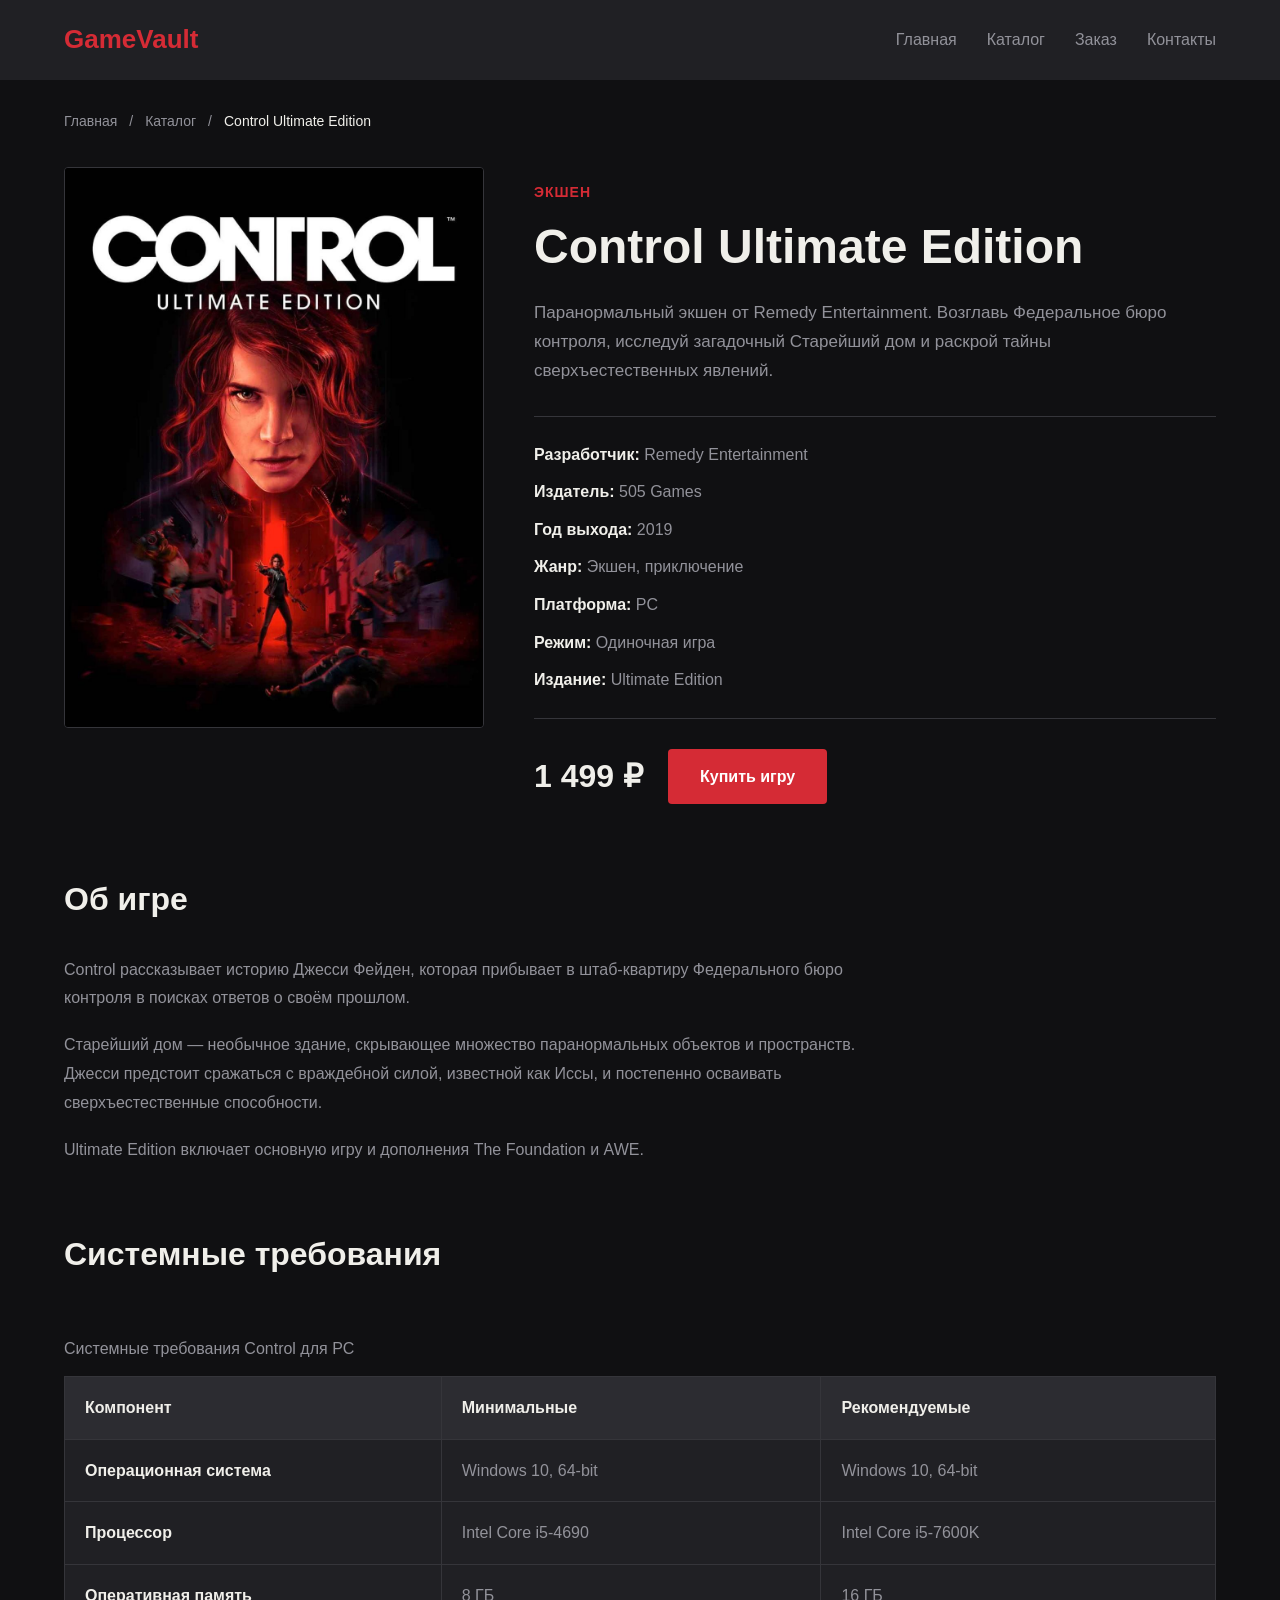
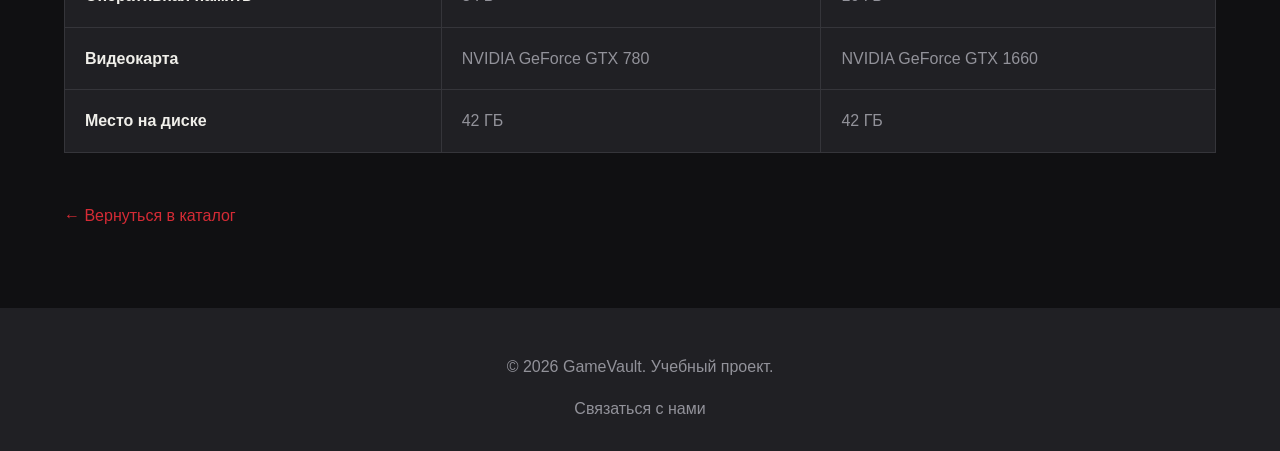
<file: product.html>
<!DOCTYPE html>
<html lang="ru">
<head>
    <meta charset="UTF-8">
    <meta name="viewport" content="width=device-width, initial-scale=1.0">
    <meta name="description"
          content="Control Ultimate Edition — описание и системные требования в GameVault.">
    <title>Control Ultimate Edition — GameVault</title>
    <link rel="stylesheet" href="css/style.css">
</head>
<body>

    <header class="site-header">
        <div class="container site-header__inner">
            <a href="index.html" class="site-header__logo">
                GameVault
            </a>

            <nav class="site-nav" aria-label="Основная навигация">
                <ul class="site-nav__list">
                    <li class="site-nav__item">
                        <a href="index.html" class="site-nav__link">Главная</a>
                    </li>
                    <li class="site-nav__item">
                        <a href="catalog.html" class="site-nav__link">Каталог</a>
                    </li>
                    <li class="site-nav__item">
                        <a href="order.html" class="site-nav__link">Заказ</a>
                    </li>
                    <li class="site-nav__item">
                        <a href="contacts.html" class="site-nav__link">Контакты</a>
                    </li>
                </ul>
            </nav>
        </div>
    </header>

    <main class="product-page">
        <div class="container">

            <nav class="breadcrumbs" aria-label="Хлебные крошки">
                <a href="index.html">Главная</a>
                <span aria-hidden="true">/</span>
                <a href="catalog.html">Каталог</a>
                <span aria-hidden="true">/</span>
                <span aria-current="page">Control Ultimate Edition</span>
            </nav>

            <section class="product-detail"
                     aria-labelledby="product-title">

                <div class="product-detail__image-wrap">
                    <img class="product-detail__image"
                         src="images/control.jpg"
                         alt="Обложка Control Ultimate Edition">
                </div>

                <div class="product-detail__info">
                    <p class="product-detail__genre">Экшен</p>

                    <h1 class="product-detail__title" id="product-title">
                        Control Ultimate Edition
                    </h1>

                    <p class="product-detail__description">
                        Паранормальный экшен от Remedy Entertainment.
                        Возглавь Федеральное бюро контроля,
                        исследуй загадочный Старейший дом
                        и раскрой тайны сверхъестественных явлений.
                    </p>

                    <div class="product-detail__features">
                        <p><strong>Разработчик:</strong> Remedy Entertainment</p>
                        <p><strong>Издатель:</strong> 505 Games</p>
                        <p><strong>Год выхода:</strong> 2019</p>
                        <p><strong>Жанр:</strong> Экшен, приключение</p>
                        <p><strong>Платформа:</strong> PC</p>
                        <p><strong>Режим:</strong> Одиночная игра</p>
                        <p><strong>Издание:</strong> Ultimate Edition</p>
                    </div>

                    <div class="product-detail__purchase">
                        <p class="product-detail__price">1 499 ₽</p>

                        <a href="order.html?game=control"
                           class="button button--primary">
                            Купить игру
                        </a>
                    </div>
                </div>
            </section>

            <section class="product-description"
                     aria-labelledby="description-title">
                <h2 class="section-title" id="description-title">
                    Об игре
                </h2>

                <p>
                    Control рассказывает историю Джесси Фейден,
                    которая прибывает в штаб-квартиру
                    Федерального бюро контроля в поисках
                    ответов о своём прошлом.
                </p>

                <p>
                    Старейший дом — необычное здание,
                    скрывающее множество паранормальных объектов
                    и пространств. Джесси предстоит сражаться
                    с враждебной силой, известной как Иссы,
                    и постепенно осваивать сверхъестественные
                    способности.
                </p>

                <p>
                    Ultimate Edition включает основную игру
                    и дополнения The Foundation и AWE.
                </p>
            </section>

            <section class="system-requirements"
                     aria-labelledby="requirements-title">
                <h2 class="section-title" id="requirements-title">
                    Системные требования
                </h2>

                <div class="table-wrapper">
                    <table class="requirements-table">
                        <caption>
                            Системные требования Control для PC
                        </caption>

                        <thead>
                            <tr>
                                <th scope="col">Компонент</th>
                                <th scope="col">Минимальные</th>
                                <th scope="col">Рекомендуемые</th>
                            </tr>
                        </thead>

                        <tbody>
                            <tr>
                                <th scope="row">Операционная система</th>
                                <td>Windows 10, 64-bit</td>
                                <td>Windows 10, 64-bit</td>
                            </tr>
                            <tr>
                                <th scope="row">Процессор</th>
                                <td>Intel Core i5-4690</td>
                                <td>Intel Core i5-7600K</td>
                            </tr>
                            <tr>
                                <th scope="row">Оперативная память</th>
                                <td>8 ГБ</td>
                                <td>16 ГБ</td>
                            </tr>
                            <tr>
                                <th scope="row">Видеокарта</th>
                                <td>NVIDIA GeForce GTX 780</td>
                                <td>NVIDIA GeForce GTX 1660</td>
                            </tr>
                            <tr>
                                <th scope="row">Место на диске</th>
                                <td>42 ГБ</td>
                                <td>42 ГБ</td>
                            </tr>
                        </tbody>
                    </table>
                </div>
            </section>

            <div class="product-page__back">
                <a href="catalog.html" class="section-heading__link">
                    ← Вернуться в каталог
                </a>
            </div>

        </div>
    </main>

    <footer class="site-footer">
        <div class="container">
            <p>© 2026 GameVault. Учебный проект.</p>
            <a href="contacts.html">Связаться с нами</a>
        </div>
    </footer>

</body>
</html>
</file>
<file: css/style.css>
:root {
    /* Основная палитра The Oldest House */
    --color-bg: #101012;
    --color-surface: #202024;
    --color-text: #F0EFEA;
    --color-muted: #92929A;
    --color-primary: #D52B35;
    --color-primary-hover: #B91C27;

    /* Дополнительные настройки */
    --radius-md: 4px;
    --container-width: 1200px;
}


html {
    scroll-behavior: smooth;
}

body {
    margin: 0;
    font-family: Arial, sans-serif;
    background-color: var(--color-bg);
    color: var(--color-text);
    line-height: 1.6;
}

a {
    color: inherit;
    text-decoration: none;
}

/* Общий контейнер */
.container {
    width: 90%;
    max-width: var(--container-width);
    margin: 0 auto;
}

/* Шапка */
.site-header {
    background-color: var(--color-surface);
}

.site-header__inner {
    display: flex;
    justify-content: space-between;
    align-items: center;
    min-height: 80px;
}

.site-header__logo {
    font-size: 26px;
    font-weight: 700;
    color: var(--color-primary);
}

/* Навигация */
.site-nav__list {
    display: flex;
    gap: 30px;
    margin: 0;
    padding: 0;
    list-style: none;
}

.site-nav__link {
    color: var(--color-muted);
    transition: color 0.2s;
}

.site-nav__link:hover,
.site-nav__link--active {
    color: var(--color-primary);
}

/* Главный баннер */
.hero {
    padding: 110px 0;
    text-align: center;
}

.hero__title {
    font-size: 48px;
    line-height: 1.2;
    margin: 0 0 20px;
}

.hero__description {
    color: var(--color-muted);
    font-size: 18px;
    margin-bottom: 30px;
}

/* Кнопки */
.button {
    display: inline-block;
    padding: 14px 28px;
    border-radius: var(--radius-md);
    font-weight: 600;
    transition: background-color 0.2s;
}

.button--primary {
    background-color: var(--color-primary);
    color: white;
}

.button--primary:hover {
    background-color: var(--color-primary-hover);
}

/* Видимый фокус клавиатуры */
a:focus-visible {
    outline: 3px solid var(--color-primary);
    outline-offset: 4px;
}

/* Разделы */
.popular,
.advantages {
    padding: 60px 0;
}

.section-title {
    font-size: 32px;
    margin-bottom: 30px;
}

/* Подвал */
.site-footer {
    padding: 30px 0;
    background-color: var(--color-surface);
    text-align: center;
    color: var(--color-muted);
}

/* Заголовок раздела */
.section-heading {
    display: flex;
    justify-content: space-between;
    align-items: center;
    gap: 20px;
    margin-bottom: 30px;
}

.section-heading .section-title {
    margin: 0;
}

.section-heading__link {
    color: var(--color-primary);
}

.section-heading__link:hover {
    text-decoration: underline;
}

/* Сетка товаров */
.product-grid {
    display: grid;
    grid-template-columns: repeat(4, minmax(0, 1fr));
    gap: 24px;
}

/* Карточка товара */
.product-card {
    position: relative;
    min-width: 0;
    overflow: hidden;
    background-color: var(--color-surface);
    border: 1px solid #35353a;
    transition: transform 0.2s, border-color 0.2s;
}

.product-card:hover {
    transform: translateY(-5px);
    border-color: var(--color-primary);
}

.product-card__image {
    display: block;
    width: 100%;
    aspect-ratio: 3 / 4;
    object-fit: cover;
}

.product-card__content {
    padding: 20px;
}

.product-card__genre {
    color: var(--color-muted);
    font-size: 13px;
    margin: 0 0 8px;
}

.product-card__title {
    font-size: 18px;
    line-height: 1.4;
    min-height: 50px;
    margin: 0 0 12px;
}

.product-card__price {
    font-size: 22px;
    font-weight: 700;
    margin: 0 0 18px;
}

.product-card__content .button {
    text-align: center;
    width: 100%;
}

/* Бейдж */
.product-card__badge {
    position: absolute;
    top: 12px;
    left: 12px;
    z-index: 1;
    padding: 5px 10px;
    background-color: var(--color-primary);
    color: #fff;
    font-size: 11px;
    font-weight: 700;
    letter-spacing: 1px;
}

/* Временная адаптация сетки */
@media (max-width: 900px) {
    .product-grid {
        grid-template-columns: repeat(2, minmax(0, 1fr));
    }
}

@media (max-width: 550px) {
    .product-grid {
        grid-template-columns: 1fr;
    }
}

/* Преимущества */
.advantages__grid {
    display: grid;
    grid-template-columns: repeat(3, minmax(0, 1fr));
    gap: 24px;
}

.advantage-card {
    padding: 30px;
    border-left: 3px solid var(--color-primary);
    background-color: var(--color-surface);
}

.advantage-card__number {
    color: var(--color-primary);
    font-size: 32px;
    font-weight: 700;
}

.advantage-card__title {
    font-size: 20px;
    margin: 16px 0 10px;
}

.advantage-card__description {
    color: var(--color-muted);
    margin: 0;
}

@media (max-width: 700px) {
    .advantages__grid {
        grid-template-columns: 1fr;
    }
}

/* Страница каталога */
.catalog-page {
    padding: 30px 0 80px;
}

/* Хлебные крошки */
.breadcrumbs {
    display: flex;
    align-items: center;
    gap: 12px;
    margin-bottom: 35px;
    color: var(--color-muted);
    font-size: 14px;
}

.breadcrumbs a:hover {
    color: var(--color-primary);
}

.breadcrumbs [aria-current="page"] {
    color: var(--color-text);
}

/* Заголовок каталога */
.catalog__heading {
    margin-bottom: 40px;
}

.catalog__heading h1 {
    font-size: 42px;
    text-transform: uppercase;
    letter-spacing: 2px;
    margin: 0 0 12px;
}

.catalog__heading p {
    color: var(--color-muted);
    margin: 0;
}

/* Основная сетка каталога */
.catalog__layout {
    display: grid;
    grid-template-columns: 240px minmax(0, 1fr);
    gap: 30px;
    align-items: start;
}

/* Боковая панель */
.catalog-filter {
    position: sticky;
    top: 20px;
    background-color: var(--color-surface);
    padding: 24px;
    border-top: 3px solid var(--color-primary);
}

.catalog-filter__title {
    font-size: 20px;
    margin: 0 0 25px;
}

.catalog-filter__list {
    list-style: none;
    padding: 0;
    margin: 0;
}

.catalog-filter__list li {
    margin-bottom: 18px;
}

.catalog-filter__list a {
    color: var(--color-muted);
    transition: color 0.2s;
}

.catalog-filter__list a:hover {
    color: var(--color-primary);
}

.catalog-filter__note {
    border-top: 1px solid #38383e;
    margin-top: 30px;
    padding-top: 15px;
    color: var(--color-muted);
}

.catalog-filter__note p {
    margin: 0 0 8px;
}

/* Панель над товарами */
.catalog__toolbar {
    display: flex;
    justify-content: space-between;
    align-items: center;
    gap: 16px;
    margin-bottom: 24px;
    padding-bottom: 15px;
    border-bottom: 1px solid #38383e;
    color: var(--color-muted);
}

.catalog__toolbar p {
    margin: 0;
}

/* В каталоге две колонки товаров */
.product-grid--catalog {
    grid-template-columns: repeat(2, minmax(0, 1fr));
}

/* Временная адаптация */
@media (max-width: 800px) {
    .catalog__layout {
        grid-template-columns: 1fr;
    }

    .catalog-filter {
        position: static;
    }
}

@media (max-width: 550px) {
    .product-grid--catalog {
        grid-template-columns: 1fr;
    }
}

.product-card {
    position: relative;
    display: flex;
    flex-direction: column;
    min-width: 0;
    overflow: hidden;
    background-color: var(--color-surface);
    border: 1px solid #35353a;
    transition: transform 0.2s, border-color 0.2s;
}

.product-card__content {
    display: flex;
    flex-direction: column;
    flex: 1;
    padding: 20px;
}

.product-card__title {
    font-size: 18px;
    line-height: 1.4;
    margin: 0 0 12px;
}

.product-card__price {
    font-size: 22px;
    font-weight: 700;
    margin: 0 0 18px;
}

.product-card__content .button {
    display: block;
    width: 100%;
    text-align: center;
    margin-top: auto;
}

/* Список категорий */
.catalog-filter__options {
    display: flex;
    flex-direction: column;
    gap: 12px;
}

.catalog-filter__option {
    display: flex;
    align-items: center;
    gap: 10px;
    padding: 12px;
    cursor: pointer;
    color: var(--color-muted);
    border-left: 3px solid transparent;
}

.catalog-filter__option:hover {
    color: var(--color-text);
    background-color: #2b2b30;
}

.catalog-filter__option:has(input:checked) {
    color: var(--color-text);
    border-left-color: var(--color-primary);
    background-color: #2b2b30;
}

.catalog-filter__option input {
    accent-color: var(--color-primary);
}

.catalog-filter__option:has(input:focus-visible) {
    outline: 2px solid var(--color-primary);
    outline-offset: 2px;
}

/* Фильтрация товаров */
.catalog__layout:has(input[value="action"]:checked)
.product-card:not([data-genre="action"]),

.catalog__layout:has(input[value="rpg"]:checked)
.product-card:not([data-genre="rpg"]),

.catalog__layout:has(input[value="horror"]:checked)
.product-card:not([data-genre="horror"]),

.catalog__layout:has(input[value="shooter"]:checked)
.product-card:not([data-genre="shooter"]) {
    display: none;
}
/* Исправление положения кнопки */
.product-card__content {
    display: flex;
    flex-direction: column;
    flex: 1;
    min-width: 0;
    padding: 20px;
}

.product-card__content .button {
    display: block;
    box-sizing: border-box;
    width: 100%;
    max-width: 100%;
    margin: auto 0 0;
    padding: 14px 12px;
    text-align: center;
    align-self: stretch;
}

/* =========================================
   Страница отдельного товара
   ========================================= */

.product-page {
    padding: 30px 0 80px;
}

/* Верхний блок: обложка + информация */
.product-detail {
    display: grid;
    grid-template-columns: minmax(0, 420px) minmax(0, 1fr);
    gap: 50px;
    align-items: start;
    margin: 35px 0 70px;
}

.product-detail__image-wrap {
    overflow: hidden;
    background: var(--color-surface);
    border: 1px solid #35353a;
    border-radius: var(--radius-md);
}

.product-detail__image {
    display: block;
    width: 100%;
    height: auto;
}

.product-detail__info {
    min-width: 0;
}

.product-detail__genre {
    color: var(--color-primary);
    font-size: 14px;
    font-weight: 700;
    text-transform: uppercase;
    letter-spacing: 1px;
    margin-bottom: 15px;
}

.product-detail__title {
    font-size: clamp(30px, 4vw, 48px);
    line-height: 1.15;
    margin: 0 0 25px;
}

.product-detail__description {
    color: var(--color-muted);
    font-size: 17px;
    line-height: 1.7;
    margin-bottom: 30px;
}

/* Характеристики */
.product-detail__features {
    padding: 25px 0;
    border-top: 1px solid #35353a;
    border-bottom: 1px solid #35353a;
}

.product-detail__features p {
    margin: 0 0 12px;
    color: var(--color-muted);
}

.product-detail__features p:last-child {
    margin-bottom: 0;
}

.product-detail__features strong {
    color: var(--color-text);
}

/* Цена и кнопка покупки */
.product-detail__purchase {
    display: flex;
    align-items: center;
    flex-wrap: wrap;
    gap: 25px;
    margin-top: 30px;
}

.product-detail__price {
    font-size: 32px;
    font-weight: 700;
    margin: 0;
}

.product-detail__purchase .button {
    display: inline-flex;
    justify-content: center;
    align-items: center;
    width: auto;
    box-sizing: border-box;
    margin: 0;
    padding: 15px 32px;
}

/* Описание игры */
.product-description {
    max-width: 850px;
    margin-bottom: 65px;
}

.product-description p {
    color: var(--color-muted);
    line-height: 1.8;
    margin-bottom: 18px;
}

/* Таблица системных требований */
.system-requirements {
    margin-bottom: 50px;
}

.table-wrapper {
    width: 100%;
    overflow-x: auto;
}

.requirements-table {
    width: 100%;
    border-collapse: collapse;
    margin-top: 25px;
    background: var(--color-surface);
}

.requirements-table caption {
    text-align: left;
    color: var(--color-muted);
    margin-bottom: 15px;
}

.requirements-table th,
.requirements-table td {
    padding: 18px 20px;
    text-align: left;
    border: 1px solid #35353a;
}

.requirements-table thead {
    background: #2c2c31;
}

.requirements-table thead th {
    color: var(--color-text);
}

.requirements-table tbody th {
    color: var(--color-text);
    font-weight: 600;
}

.requirements-table tbody td {
    color: var(--color-muted);
}

.requirements-table tbody tr:hover {
    background: #29292e;
}

/* Ссылка назад */
.product-page__back {
    margin-top: 40px;
}

/* Адаптация под мобильные устройства */
@media (max-width: 768px) {
    .product-detail {
        grid-template-columns: 1fr;
        gap: 30px;
    }

    .product-detail__image-wrap {
        max-width: 420px;
    }

    .product-detail__purchase {
        align-items: flex-start;
        flex-direction: column;
        gap: 15px;
    }

    .requirements-table th,
    .requirements-table td {
        padding: 12px;
        font-size: 13px;
    }
}

/* Страница оформления заказа */

.order-page {
    padding: 40px 0 80px;
}

.order-section h1 {
    margin-bottom: 12px;
    font-size: 36px;
}

.order-section__description {
    color: var(--color-muted);
    margin-bottom: 32px;
}

.order-layout {
    display: grid;
    grid-template-columns: minmax(0, 1.5fr) minmax(280px, 1fr);
    gap: 30px;
    align-items: start;
}

.order-form,
.order-summary {
    background: var(--color-surface);
    padding: 30px;
    border-radius: var(--radius-md);
}

.order-form h2,
.order-summary h2 {
    font-size: 22px;
    margin-bottom: 25px;
}

.order-form__field {
    display: flex;
    flex-direction: column;
    gap: 10px;
    margin-bottom: 22px;
}

.order-form__field label {
    font-weight: 600;
}

.order-form__field input {
    width: 100%;
    padding: 14px;
    background: var(--color-bg);
    color: var(--color-text);
    border: 1px solid #444;
    border-radius: var(--radius-md);
    font: inherit;
}

.order-form__field input:focus {
    outline: 2px solid var(--color-primary);
    outline-offset: 2px;
}

.order-form__payment {
    border: 0;
    padding: 0;
    margin: 0 0 25px;
}

.order-form__payment legend {
    font-weight: 600;
    margin-bottom: 15px;
}

.order-form__payment label {
    display: flex;
    align-items: center;
    gap: 10px;
    margin-bottom: 12px;
    cursor: pointer;
}

.order-form__payment input {
    accent-color: var(--color-primary);
}

.order-form__note {
    margin-top: 15px;
    font-size: 13px;
    color: var(--color-muted);
}

.order-summary__image {
    display: block;
    width: 100%;
    max-height: 300px;
    object-fit: contain;
    margin-bottom: 20px;
}

.order-summary__image[hidden] {
    display: none;
}

.order-summary h3 {
    font-size: 22px;
    margin-bottom: 10px;
}

.order-summary__label {
    color: var(--color-muted);
    margin-bottom: 25px;
}

.order-summary__total {
    display: flex;
    justify-content: space-between;
    align-items: center;
    gap: 15px;
    padding: 20px 0;
    margin-bottom: 20px;
    border-top: 1px solid #444;
    font-size: 20px;
}

.order-summary__total strong {
    color: var(--color-text);
    white-space: nowrap;
}

.order-form button:disabled {
    opacity: 0.5;
    cursor: not-allowed;
}

/* Модальное окно подтверждения */

.order-modal {
    position: fixed;
    inset: 0;
    z-index: 1000;
    display: flex;
    justify-content: center;
    align-items: center;
    padding: 20px;
    background: rgba(0, 0, 0, 0.8);
}

.order-modal[hidden] {
    display: none;
}

.order-modal__content {
    width: 100%;
    max-width: 450px;
    padding: 35px;
    background: var(--color-surface);
    border: 1px solid var(--color-primary);
    border-radius: var(--radius-md);
    text-align: center;
}

.order-modal__content h2 {
    margin-bottom: 15px;
}

.order-modal__content p {
    margin-bottom: 25px;
    color: var(--color-muted);
}

/* Адаптация под мобильные устройства */

@media (max-width: 768px) {
    .order-layout {
        grid-template-columns: 1fr;
    }

    .order-form,
    .order-summary {
        padding: 20px;
    }

    .order-section h1 {
        font-size: 28px;
    }
}

/* =========================================
   СТРАНИЦА КОНТАКТОВ
   ========================================= */

.contacts-page {
    padding: 40px 0 80px;
}

.contacts-section__heading {
    margin-bottom: 35px;
}

.contacts-section__heading h1 {
    font-size: 36px;
    margin-bottom: 12px;
    color: var(--color-text);
}

.contacts-section__heading p {
    max-width: 650px;
    color: var(--color-muted);
    line-height: 1.7;
}

.contacts-layout {
    display: grid;
    grid-template-columns: minmax(280px, 1fr) minmax(0, 1.4fr);
    gap: 30px;
    align-items: start;
}

.contacts-info,
.contacts-form {
    background: var(--color-surface);
    padding: 30px;
    border-radius: var(--radius-md);
}

.contacts-info h2,
.contacts-form h2 {
    font-size: 23px;
    margin-bottom: 28px;
    color: var(--color-text);
}

.contacts-info__item {
    margin-bottom: 28px;
}

.contacts-info__item h3 {
    font-size: 16px;
    margin-bottom: 8px;
    color: var(--color-text);
}

.contacts-info__item p {
    color: var(--color-muted);
    line-height: 1.6;
}

.contacts-info__item a {
    color: var(--color-text);
    text-decoration: none;
    transition: color 0.2s ease;
}

.contacts-info__item a:hover {
    color: var(--color-primary);
}

.contacts-info__note {
    border-top: 1px solid #444;
    padding-top: 20px;
    font-size: 13px;
    color: var(--color-muted);
    line-height: 1.6;
}

/* Поля формы */

.contacts-form__field {
    display: flex;
    flex-direction: column;
    gap: 10px;
    margin-bottom: 22px;
}

.contacts-form__field label {
    font-weight: 600;
    color: var(--color-text);
}

.contacts-form__field input,
.contacts-form__field select,
.contacts-form__field textarea {
    width: 100%;
    padding: 14px;
    border: 1px solid #444;
    border-radius: var(--radius-md);
    background: var(--color-bg);
    color: var(--color-text);
    font: inherit;
}

.contacts-form__field textarea {
    resize: vertical;
    min-height: 130px;
}

.contacts-form__field input:focus,
.contacts-form__field select:focus,
.contacts-form__field textarea:focus {
    outline: 2px solid var(--color-primary);
    outline-offset: 2px;
}

.contacts-form__field input::placeholder,
.contacts-form__field textarea::placeholder {
    color: var(--color-muted);
}

/* Согласие */

.contacts-form__agreement {
    display: flex;
    align-items: flex-start;
    gap: 12px;
    margin-bottom: 25px;
    color: var(--color-muted);
    font-size: 14px;
    line-height: 1.6;
    cursor: pointer;
}

.contacts-form__agreement input {
    margin-top: 4px;
    accent-color: var(--color-primary);
    flex-shrink: 0;
}

/* Модальное окно */

.contacts-modal {
    position: fixed;
    inset: 0;
    z-index: 1000;
    display: flex;
    align-items: center;
    justify-content: center;
    padding: 20px;
    background: rgba(0, 0, 0, 0.8);
}

.contacts-modal[hidden] {
    display: none;
}

.contacts-modal__content {
    width: 100%;
    max-width: 450px;
    padding: 35px;
    border: 1px solid var(--color-primary);
    border-radius: var(--radius-md);
    background: var(--color-surface);
    text-align: center;
}

.contacts-modal__content h2 {
    font-size: 26px;
    margin-bottom: 15px;
    color: var(--color-text);
}

.contacts-modal__content p {
    color: var(--color-muted);
    line-height: 1.6;
    margin-bottom: 25px;
}

/* Адаптивность */

@media (max-width: 768px) {
    .contacts-layout {
        grid-template-columns: 1fr;
    }

    .contacts-info,
    .contacts-form {
        padding: 20px;
    }

    .contacts-section__heading h1 {
        font-size: 28px;
    }
}
</file>
